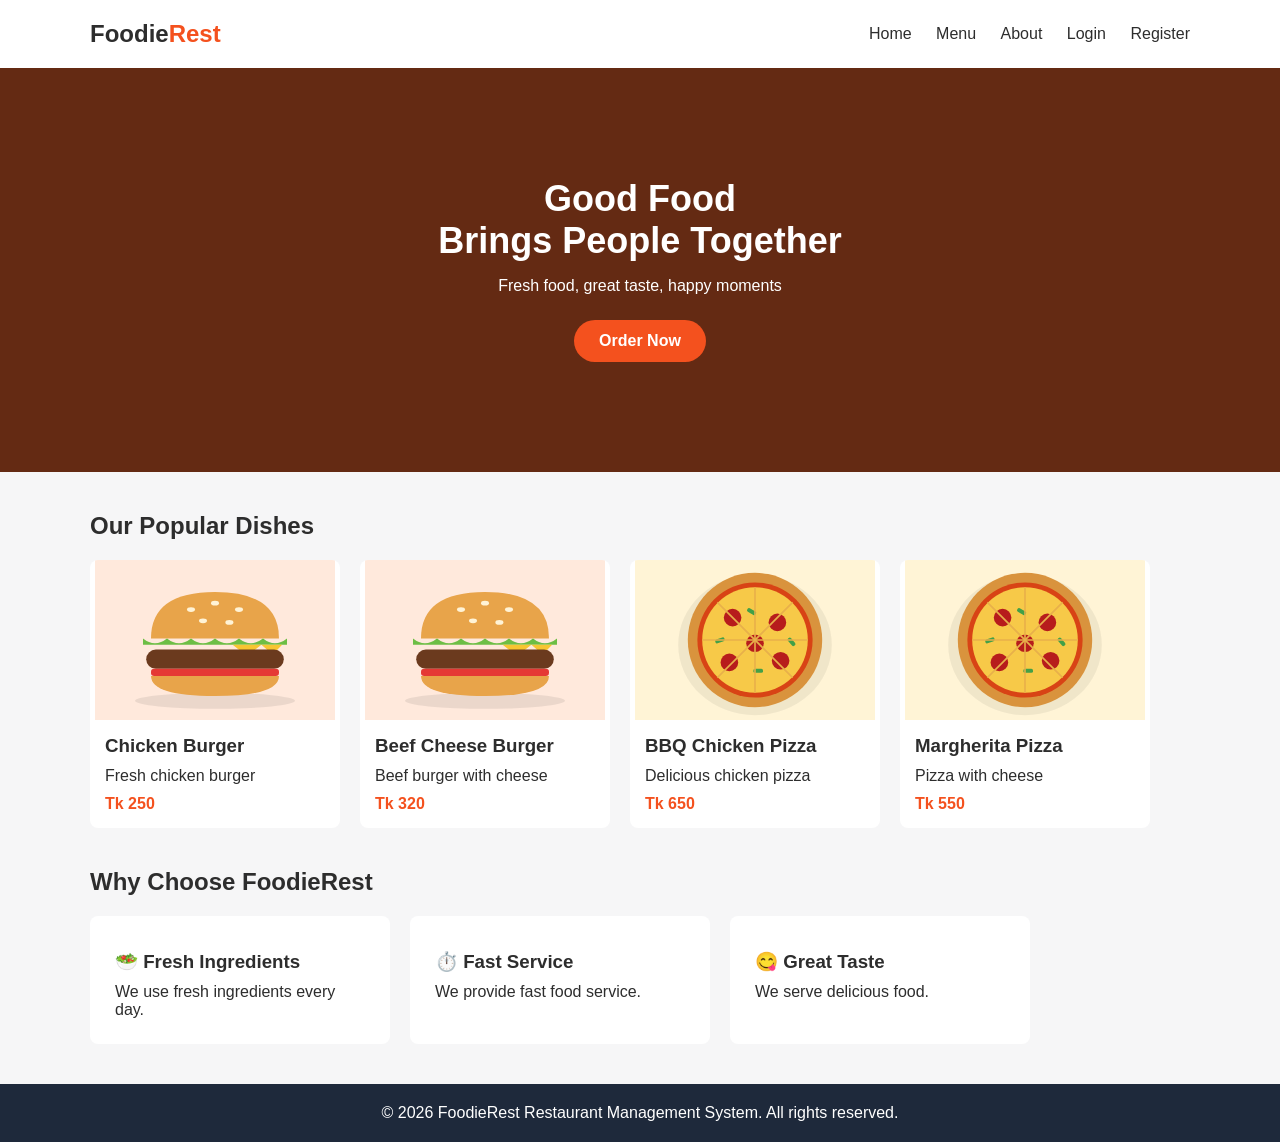
<file: index.html>
<!DOCTYPE html>
<html>
<head>
    <title>FoodieRest | Home</title>
    <link rel="stylesheet" href="index.css">
</head>

<body>

    <!-- Navbar -->

    <header class="navbar">
        <div class="container">

            <a href="index.html" class="logo">
                Foodie<span>Rest</span>
            </a>

            <nav class="nav-links">
                <a href="index.html">Home</a>
                <a href="#popular">Menu</a>
                <a href="about.html">About</a>
                <a href="admin-login.html">Login</a>
                <a href="admin-registration.html">Register</a>
            </nav>

        </div>
    </header>

    
<!-- Hero Section -->

<section class="hero">

    <h1>Good Food<br>Brings People Together</h1>

    <p>Fresh food, great taste, happy moments</p>

    <a href="role.html" class="btn">Order Now</a>

</section>

    <!-- Popular Dishes -->

    <main class="container">

        <section class="section" id="popular">

            <h2>Our Popular Dishes</h2>

            <div class="food-grid">

                <div class="food-card">
                    <img src="images/burger.svg" alt="Burger">
                    <div class="food-info">
                        <h3>Chicken Burger</h3>
                        <p>Fresh chicken burger</p>
                        <p class="price">Tk 250</p>
                    </div>
                </div>

                <div class="food-card">
                    <img src="images/burger.svg" alt="Burger">
                    <div class="food-info">
                        <h3>Beef Cheese Burger</h3>
                        <p>Beef burger with cheese</p>
                        <p class="price">Tk 320</p>
                    </div>
                </div>

                <div class="food-card">
                    <img src="images/pizza.svg" alt="Pizza">
                    <div class="food-info">
                        <h3>BBQ Chicken Pizza</h3>
                        <p>Delicious chicken pizza</p>
                        <p class="price">Tk 650</p>
                    </div>
                </div>

                <div class="food-card">
                    <img src="images/pizza.svg" alt="Pizza">
                    <div class="food-info">
                        <h3>Margherita Pizza</h3>
                        <p>Pizza with cheese</p>
                        <p class="price">Tk 550</p>
                    </div>
                </div>

            </div>

        </section>

        <!-- Why Choose Us -->

        <section class="section">

            <h2>Why Choose FoodieRest</h2>

            <div class="why-grid">

                <div class="why-item">
                    <h3>🥗 Fresh Ingredients</h3>
                    <p>We use fresh ingredients every day.</p>
                </div>

                <div class="why-item">
                    <h3>⏱️ Fast Service</h3>
                    <p>We provide fast food service.</p>
                </div>

                <div class="why-item">
                    <h3>😋 Great Taste</h3>
                    <p>We serve delicious food.</p>
                </div>

            </div>
  <script src="storage.js"></script>
        </section>

    </main>

    <!-- Footer -->

    <footer class="footer">
        <p>
            &copy; 2026 FoodieRest Restaurant Management System.
            All rights reserved.
        </p>
    </footer>

</body>
</html>
</file>
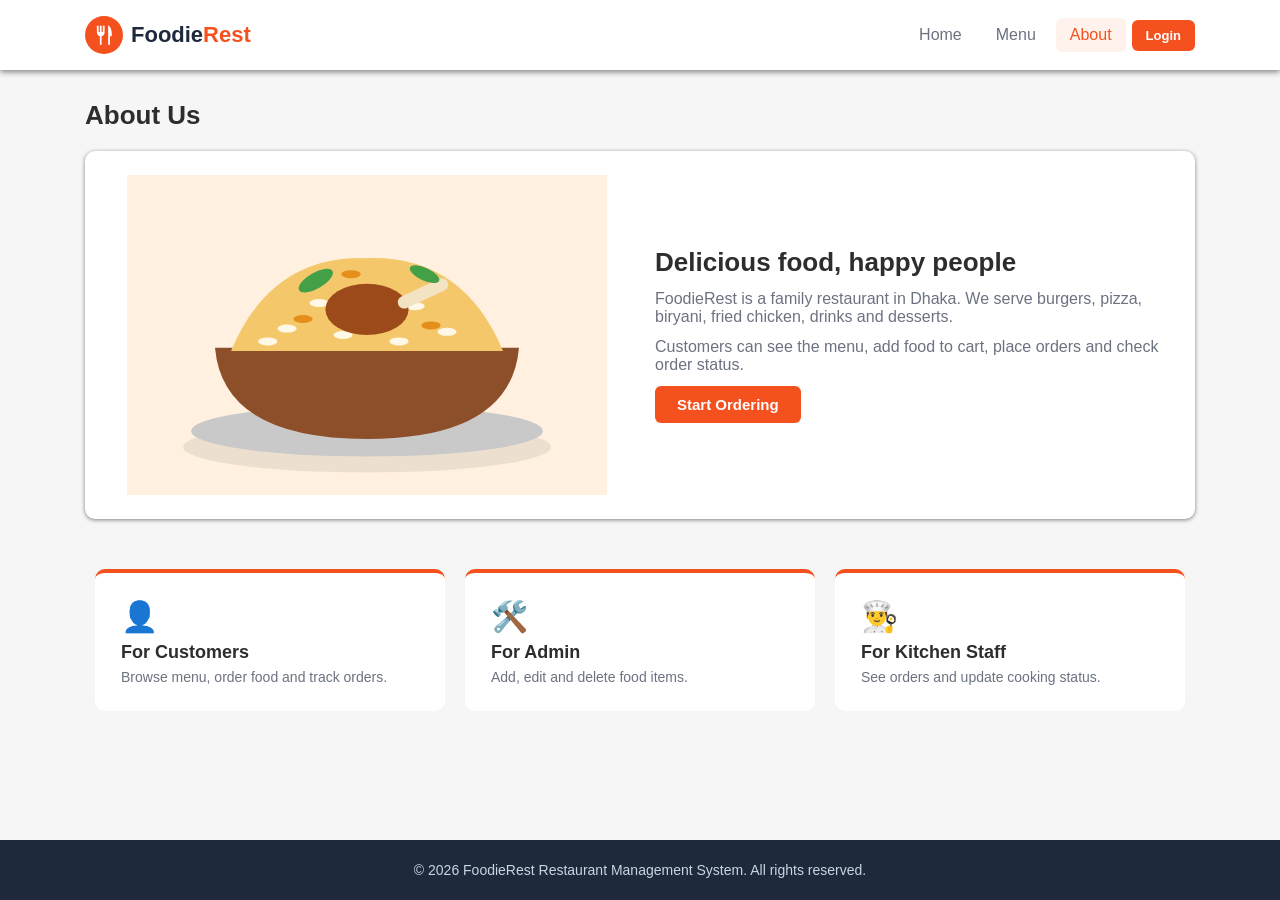
<file: about.html>
<!DOCTYPE html>
<html>
<head>
    <title>FoodieRest | About Us</title>

   
    <link rel="stylesheet" href="about.css">
</head>

<body>

    <!-- Navbar -->
    <header class="navbar">
        <div class="container">

            <a href="index.html" class="logo">
                <img src="images/logo.svg" alt="Logo">
                <strong>Foodie<span>Rest</span></strong>
            </a>

            <nav class="nav-links">
                <a href="index.html">Home</a>
                <a href="index.html#popular">Menu</a>
                <a href="about.html" class="active">About</a>
            
                <a href="admin-login.html" class="btn btn-primary btn-small">Login</a>
            </nav>

        </div>
    </header>

    <!-- About Us -->
    <main class="container">

        <h1 class="page-title">About Us</h1>

        <section class="box about-grid">

            <img src="images/biryani.svg" alt="Biryani">

            <div class="about-text">

                <h2>Delicious food, happy people</h2>

                <p>
                    FoodieRest is a family restaurant in Dhaka.
                    We serve burgers, pizza, biryani, fried chicken,
                    drinks and desserts.
                </p>

                <p>
                    Customers can see the menu, add food to cart,
                    place orders and check order status.
                </p>

                <a href="role.html" class="btn btn-primary">
                    Start Ordering
                </a>

            </div>
        </section>

        <!-- Services -->
        <section class="section">

            <div class="why-grid">

                <div class="why-item">
                    <div class="why-icon">👤</div>
                    <h3>For Customers</h3>
                    <p>Browse menu, order food and track orders.</p>
                </div>

                <div class="why-item">
                    <div class="why-icon">🛠️</div>
                    <h3>For Admin</h3>
                    <p>Add, edit and delete food items.</p>
                </div>

                <div class="why-item">
                    <div class="why-icon">👨‍🍳</div>
                    <h3>For Kitchen Staff</h3>
                    <p>See orders and update cooking status.</p>
                </div>

            </div>
             <script src="storage.js"></script>
        </section>

    </main>

    <!-- Footer -->
    <footer class="footer">
        <p>
            &copy; 2026 FoodieRest Restaurant Management System.
            All rights reserved.
        </p>
    </footer>

</body>
</html>
</file>
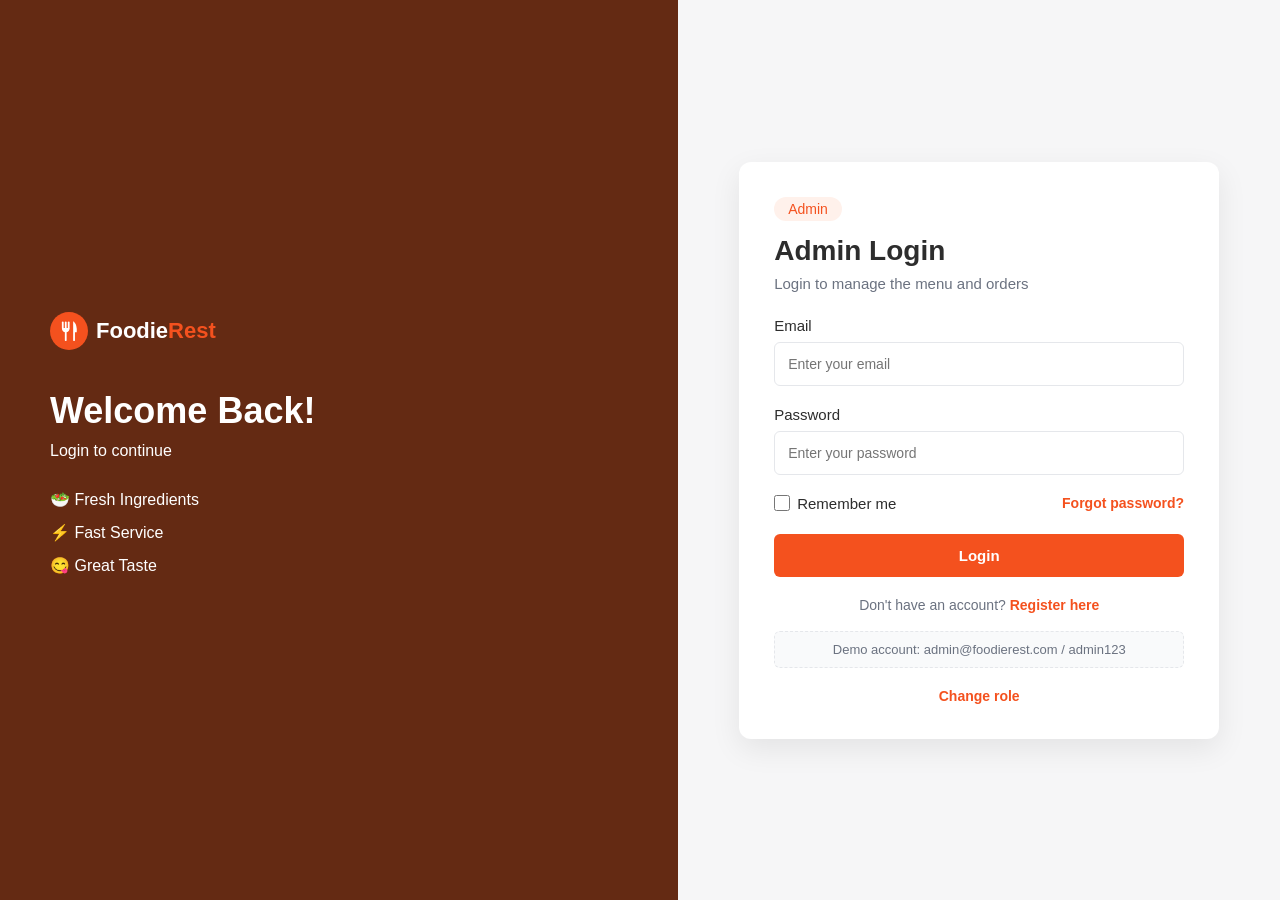
<file: admin-add-food.html>
<!DOCTYPE html>
<html>
<head>
    <title>FoodieRest | Add Food</title>
    <link rel="stylesheet" href="admin-add-food.css">
</head>
<body>

    <div class="admin-layout">

        <!-- Sidebar -->
        <div class="sidebar">

            <a href="admin-dashboard.html" class="logo">
                <img src="images/logo.svg" alt="Logo">
                <strong>Foodie<span>Rest</span></strong>
            </a>

            <div class="side-menu">
                <a href="admin-dashboard.html">🏠 Dashboard</a>
                <a href="admin-menu.html" class="active">🍽️ Manage Menu</a>
                <a href="admin-orders.html">🧾 All Orders</a>
                <a href="admin-customers.html">👥 Customers</a>
                <a href="#" class="logout" onclick="logout(); return false;">🚪 Logout</a>
            </div>

        </div>

        <!-- Main Content -->
        <div class="admin-main">

            <div class="topbar">
                <div>
                    <h1>Add New Food Item</h1>
                    <p>Fill in the details to add a food to the menu</p>
                </div>

                <div class="user-box">
                    <span class="avatar" id="avatarLetter">A</span>
                    <span id="userName">Hello</span>
                </div>
            </div>

            <!-- Food Form -->
            <div class="box form-box">

                <form onsubmit="return saveNewFood()">

                    <p id="formMessage" class="form-message"></p>

                    <fieldset>
                        <legend>Food Details</legend>

                        <div class="form-group">
                            <label>Food Name</label>
                            <input type="text" id="foodName" placeholder="Enter food name">
                        </div>

                        <div class="form-row">

                            <div class="form-group">
                                <label>Category</label>
                                <select id="foodCategory">
                                    <option value="">Select category</option>
                                    <option value="Burger">Burger</option>
                                    <option value="Pizza">Pizza</option>
                                    <option value="Rice">Rice</option>
                                    <option value="Chicken">Chicken</option>
                                    <option value="Snacks">Snacks</option>
                                    <option value="Drinks">Drinks</option>
                                    <option value="Desserts">Desserts</option>
                                </select>
                            </div>

                            <div class="form-group">
                                <label>Price (Tk)</label>
                                <input type="number" id="price" placeholder="Enter price">
                            </div>

                        </div>

                        <div class="form-group">
                            <label>Description</label>
                            <textarea id="description" rows="3" placeholder="Enter food description"></textarea>
                        </div>

                    </fieldset>

                    <fieldset>
                        <legend>Image and Availability</legend>

                        <div class="current-image">
                            <img src="images/burger.svg" id="imagePreview" alt="Food Image">

                            <div class="form-group">
                                <label>Food Image</label>
                                <select id="foodImage" onchange="showImagePreview()">
                                    <option value="burger.svg">Burger</option>
                                    <option value="pizza.svg">Pizza</option>
                                    <option value="biryani.svg">Biryani</option>
                                    <option value="chicken.svg">Chicken</option>
                                    <option value="fries.svg">Fries</option>
                                    <option value="coffee.svg">Coffee</option>
                                    <option value="lemonade.svg">Juice</option>
                                    <option value="cake.svg">Cake</option>
                                </select>
                            </div>
                        </div>

                        <label class="check-label">
                            <input type="checkbox" id="available" checked>
                            Available for order
                        </label>

                    </fieldset>

                    <div class="form-buttons">
                        <input type="submit" value="Save Item" class="btn btn-primary">
                        <a href="admin-menu.html" class="btn btn-outline">Cancel</a>
                    </div>

                </form>

            </div>

        </div>

    </div>

      <script src="storage.js"></script>
    <script src="admin.js"></script>


    <script>
        loadAddFoodPage();
    </script>

</body>
</html>
</file>
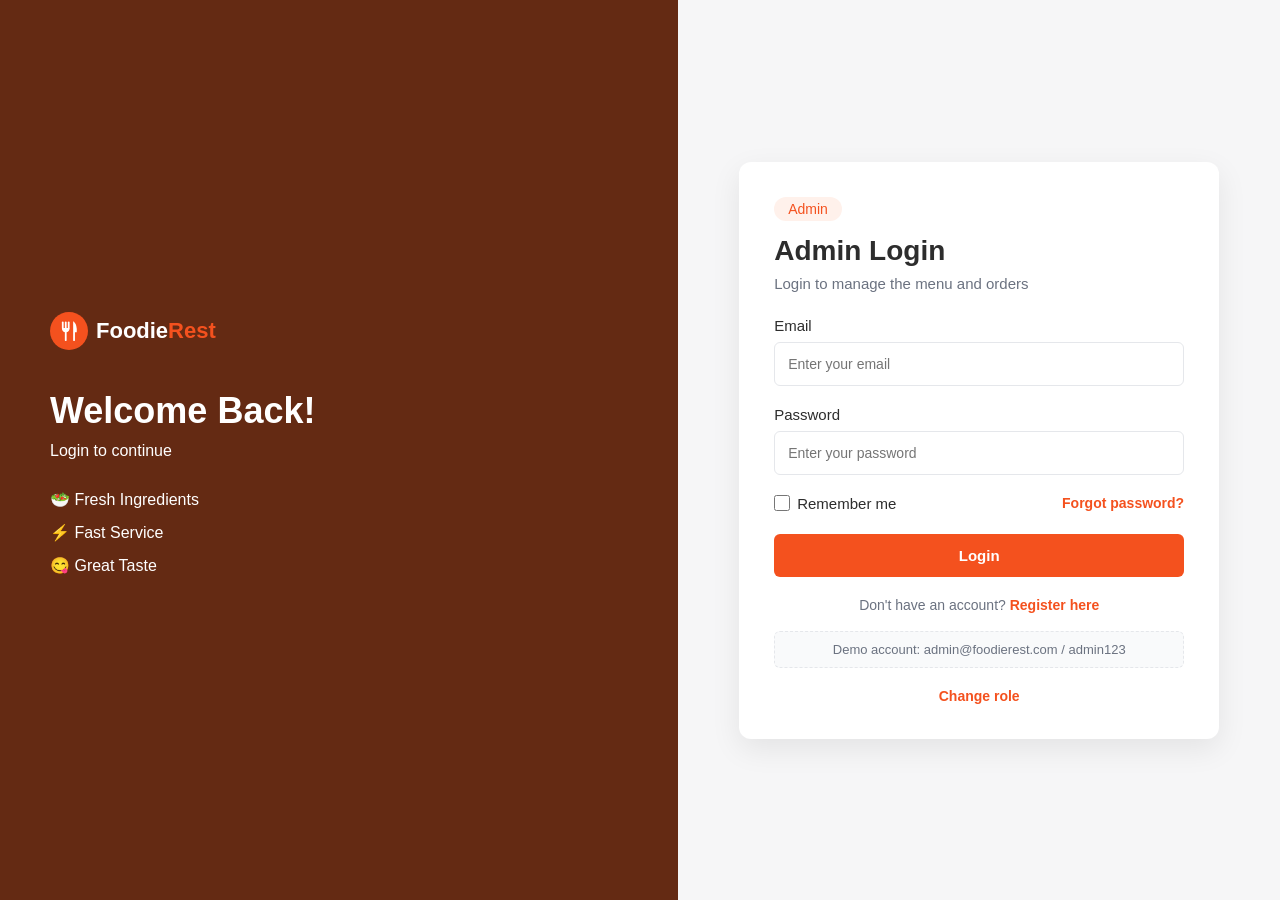
<file: admin-customers.html>
<!DOCTYPE html>
<html>
<head>
    <title>FoodieRest | Customers</title>
    <link rel="stylesheet" href="admin-customers.css">
</head>
<body>

    <div class="admin-layout">

        <!-- Sidebar -->
        <div class="sidebar">

            <a href="admin-dashboard.html" class="logo">
                <img src="images/logo.svg" alt="Logo">
                <strong>Foodie<span>Rest</span></strong>
            </a>

            <div class="side-menu">
                <a href="admin-dashboard.html">🏠 Dashboard</a>
                <a href="admin-menu.html">🍽️ Manage Menu</a>
                <a href="admin-orders.html">🧾 All Orders</a>
                <a href="admin-customers.html" class="active">👥 Customers</a>
                <a href="#" class="logout" onclick="logout(); return false;">🚪 Logout</a>
            </div>

        </div>

        <!-- Main Content -->
        <div class="admin-main">

            <div class="topbar">
                <div>
                    <h1>Manage Customers</h1>
                    <p>View, edit or delete customer accounts</p>
                </div>

                <div class="user-box">
                    <span class="avatar" id="avatarLetter">A</span>
                    <span id="userName">Hello</span>
                </div>
            </div>

            <!-- Customer Table -->
            <div class="table-wrap">

                <table>
                    <caption id="customerCaption">Registered Customers</caption>

                    <thead>
                        <tr>
                            <th>#</th>
                            <th>Name</th>
                            <th>Email</th>
                            <th>Phone</th>
                            <th>Address</th>
                            <th>Total Orders</th>
                            <th>Action</th>
                        </tr>
                    </thead>

                    <tbody id="customerRows">
                    </tbody>

                </table>

            </div>

        </div>

    </div>

    <script src="storage.js"></script>  
    <script src="admin.js"></script>


    <script>
        loadCustomers();
    </script>

</body>
</html>
</file>
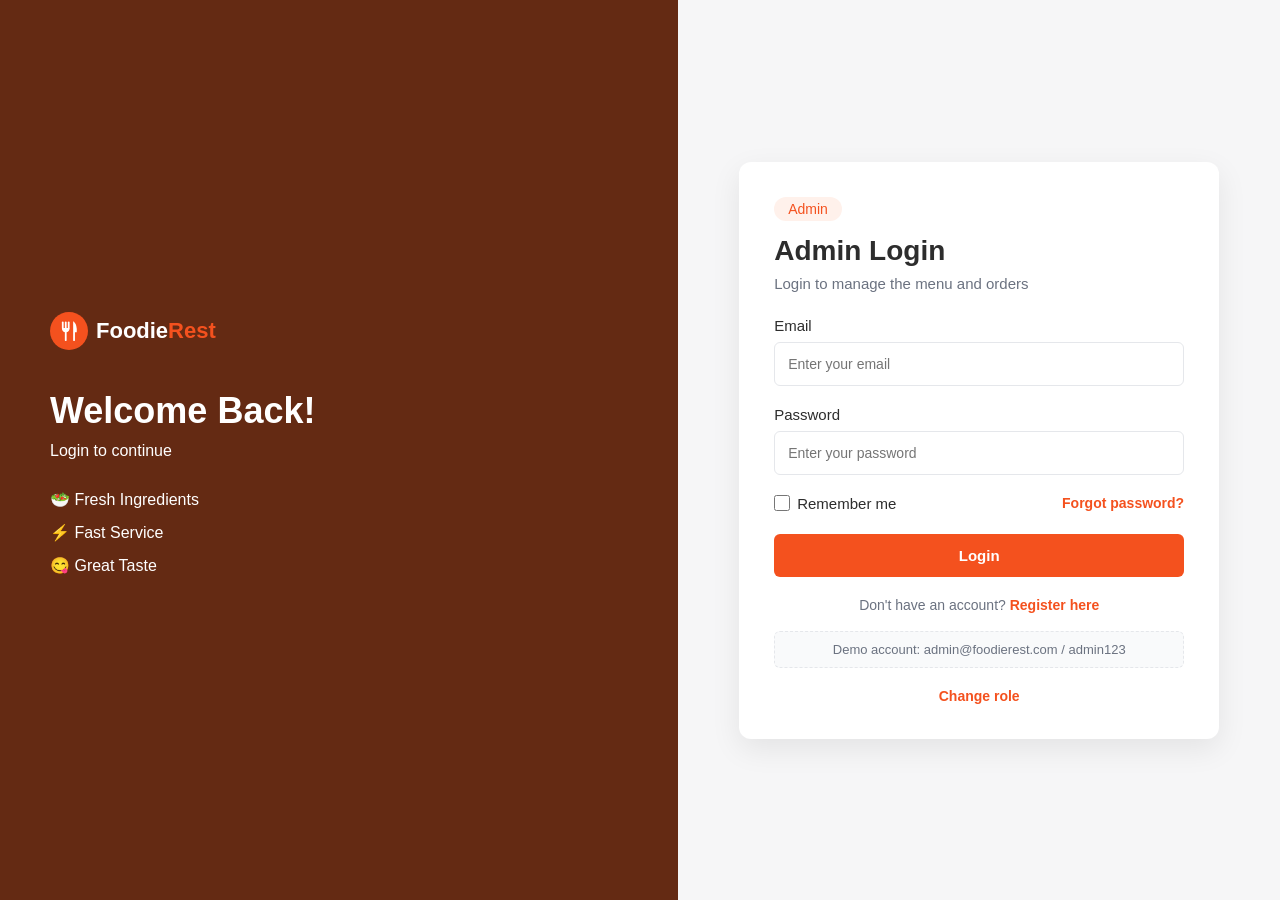
<file: admin-dashboard.html>
<!DOCTYPE html>
<html>
<head>
    <title>FoodieRest | Admin Dashboard</title>
    
    <link rel="stylesheet" href="admin-dashboard.css">
</head>
<body>

    <div class="admin-layout">

        <!-- Sidebar -->
        <div class="sidebar">

            <a href="admin-dashboard.html" class="logo">
                <img src="images/logo.svg" alt="Logo">
                <strong>Foodie<span>Rest</span></strong>
            </a>

            <div class="side-menu">
                <a href="admin-dashboard.html" class="active">🏠 Dashboard</a>
                <a href="admin-menu.html">🍽️ Manage Menu</a>
                <a href="admin-orders.html">🧾 All Orders</a>
                <a href="admin-customers.html">👥 Customers</a>
                <a href="#" class="logout" onclick="logout(); return false;">🚪 Logout</a>
            </div>

        </div>

        <!-- Main Content -->
        <div class="admin-main">

            <div class="topbar">
                <div>
                    <h1>Dashboard</h1>
                    <p id="todayText">Overview of today</p>
                </div>

                <div class="user-box">
                    <span class="avatar" id="avatarLetter">A</span>
                    <span id="userName">Hello</span>
                </div>
            </div>

            <!-- Dashboard Cards -->
            <div class="stats">

                <div class="stat-card stat-orange">
                    <div class="stat-icon">🍽️</div>
                    <div>
                        <h2 id="totalMenu">0</h2>
                        <p>Total Menu Items</p>
                    </div>
                </div>

                <div class="stat-card stat-blue">
                    <div class="stat-icon">🧾</div>
                    <div>
                        <h2 id="todayOrders">0</h2>
                        <p>Today's Orders</p>
                    </div>
                </div>

                <div class="stat-card stat-yellow">
                    <div class="stat-icon">⏳</div>
                    <div>
                        <h2 id="pendingOrders">0</h2>
                        <p>Pending Orders</p>
                    </div>
                </div>

                <div class="stat-card stat-green">
                    <div class="stat-icon">✅</div>
                    <div>
                        <h2 id="deliveredToday">0</h2>
                        <p>Delivered Today</p>
                    </div>
                </div>

            </div>

            <!-- Recent Orders -->
            <div class="table-tools">
                <h2>Recent Orders</h2>
                <a href="admin-orders.html" class="btn">View All Orders</a>
            </div>

            <div class="table-wrap">
                <table>
                    <thead>
                        <tr>
                            <th>Order ID</th>
                            <th>Customer</th>
                            <th>Items</th>
                            <th>Total</th>
                            <th>Status</th>
                        </tr>
                    </thead>

                    <tbody id="recentRows">
                    </tbody>
                </table>
            </div>

        </div>

    </div>

     <script src="storage.js"></script>
    <script src="admin.js"></script>

    <script>
        loadDashboard();
    </script>

</body>
</html>
</file>
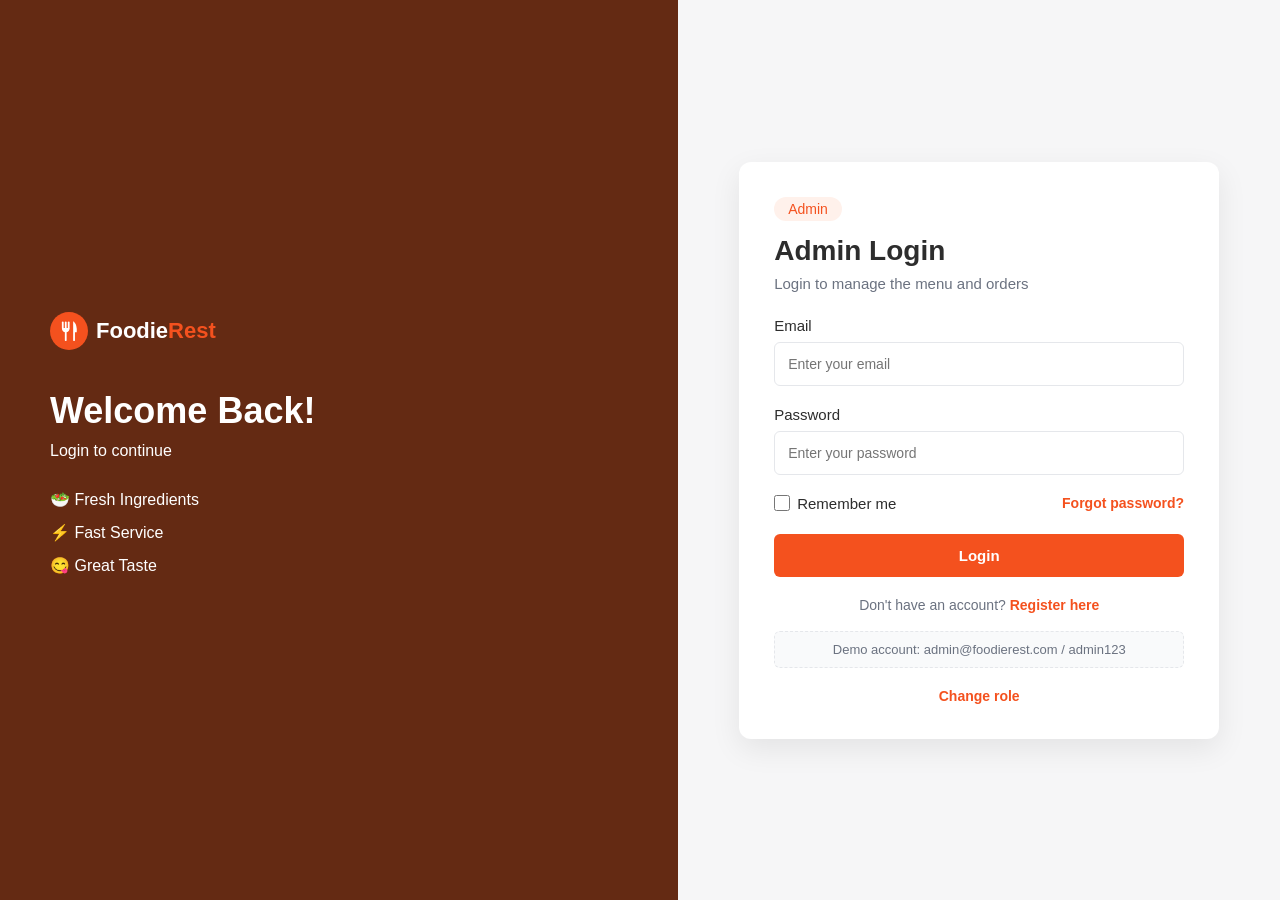
<file: admin-edit-customer.html>
<!DOCTYPE html>
<html>
<head>
    <title>FoodieRest | Edit Customer</title>
    <link rel="stylesheet" href="admin-edit-customer.css">
</head>
<body>

    <div class="admin-layout">

        <!-- Sidebar -->
        <div class="sidebar">

            <a href="admin-dashboard.html" class="logo">
                <img src="images/logo.svg" alt="Logo">
                <strong>Foodie<span>Rest</span></strong>
            </a>

            <div class="side-menu">
                <a href="admin-dashboard.html">🏠 Dashboard</a>
                <a href="admin-menu.html">🍽️ Manage Menu</a>
                <a href="admin-orders.html">🧾 All Orders</a>
                <a href="admin-customers.html" class="active">👥 Customers</a>
                <a href="#" class="logout" onclick="logout(); return false;">🚪 Logout</a>
            </div>

        </div>

        <!-- Main Content -->
        <div class="admin-main">

            <div class="topbar">
                <div>
                    <h1>Edit Customer</h1>
                    <p id="editTitle">Change the customer details</p>
                </div>

                <div class="user-box">
                    <span class="avatar" id="avatarLetter">A</span>
                    <span id="userName">Hello</span>
                </div>
            </div>

            <!-- Edit Form -->
            <div class="form-box">

                <form onsubmit="return updateCustomer()">

                    <p id="formMessage"></p>

                    <fieldset>
                        <legend>Customer Details</legend>

                        <div class="form-group">
                            <label>Full Name</label>
                            <input type="text" id="fullName" placeholder="Enter full name">
                        </div>

                        <div class="form-row">

                            <div class="form-group">
                                <label>Email</label>
                                <input type="email" id="email" readonly>
                                <p class="hint">Email cannot be changed.</p>
                            </div>

                            <div class="form-group">
                                <label>Phone Number</label>
                                <input type="tel" id="phone" placeholder="01XXXXXXXXX">
                            </div>

                        </div>

                        <div class="form-group">
                            <label>Address</label>
                            <textarea id="address" rows="3" placeholder="Enter address"></textarea>
                        </div>

                    </fieldset>

                    <div class="form-buttons">
                        <input type="submit" value="Update Customer" class="btn">
                        <a href="admin-customers.html" class="cancel">Cancel</a>
                    </div>

                </form>

            </div>

        </div>

    </div>

     <script src="storage.js"></script>
    <script src="admin.js"></script>

    <script>
        loadEditCustomerPage();
    </script>

</body>
</html>
</file>
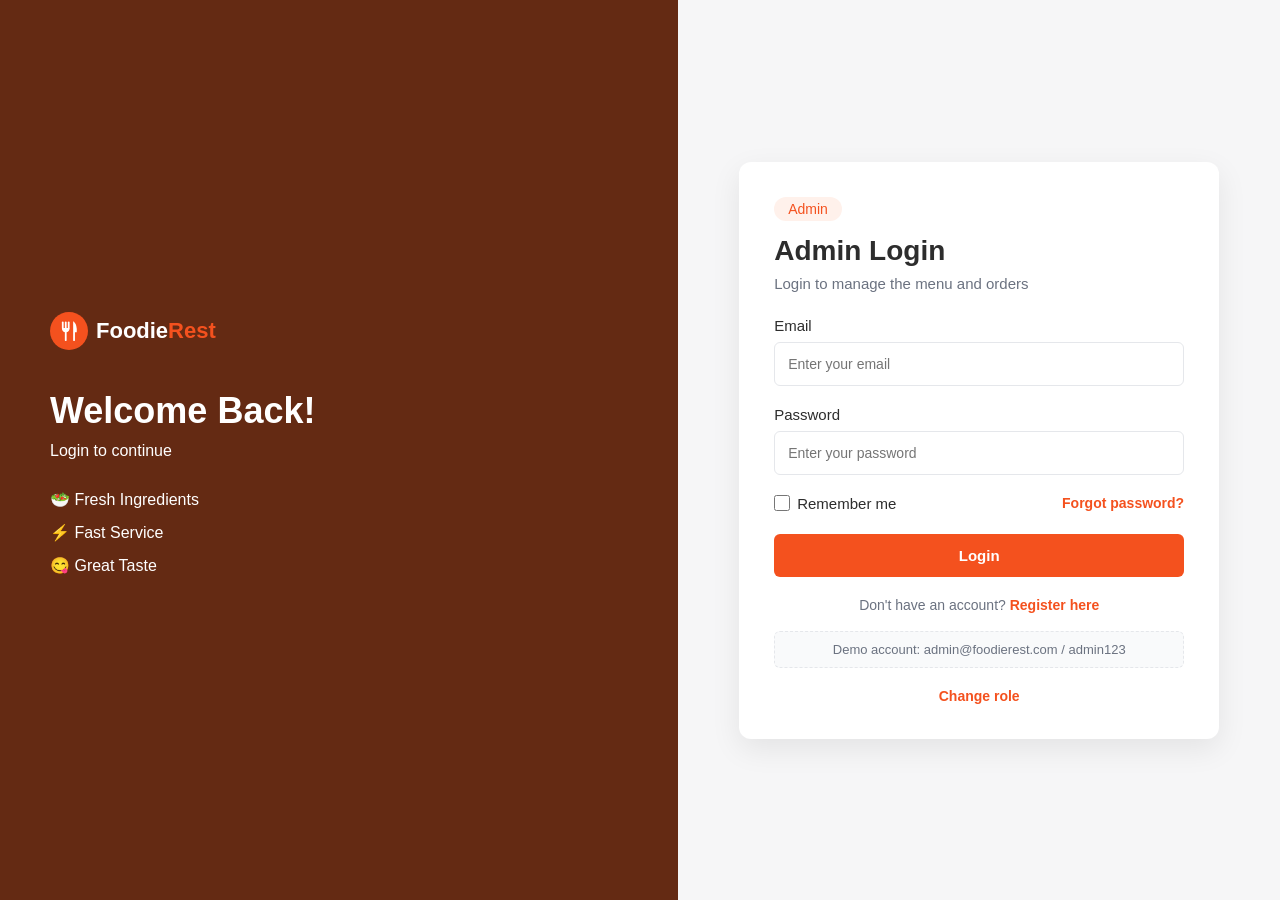
<file: admin-edit-food.html>
<!DOCTYPE html>
<html>
<head>
    <title>FoodieRest | Edit Food</title>
    <link rel="stylesheet" href="admin-edit-food.css">
</head>
<body>

    <div class="admin-layout">

        <!-- Sidebar -->
        <div class="sidebar">

            <a href="admin-dashboard.html" class="logo">
                <img src="images/logo.svg" alt="Logo">
                <strong>Foodie<span>Rest</span></strong>
            </a>

            <div class="side-menu">
                <a href="admin-dashboard.html">🏠 Dashboard</a>
                <a href="admin-menu.html" class="active">🍽️ Manage Menu</a>
                <a href="admin-orders.html">🧾 All Orders</a>
                <a href="admin-customers.html">👥 Customers</a>
                <a href="#" class="logout" onclick="logout(); return false;">🚪 Logout</a>
            </div>

        </div>

        <!-- Main Content -->
        <div class="admin-main">

            <div class="topbar">
                <div>
                    <h1>Edit Food Item</h1>
                    <p id="editTitle">Change the details or price</p>
                </div>

                <div class="user-box">
                    <span class="avatar" id="avatarLetter">A</span>
                    <span id="userName">Hello</span>
                </div>
            </div>

            <!-- Edit Food Form -->
            <div class="form-box">

                <form onsubmit="return updateFood()">

                    <p id="formMessage"></p>

                    <fieldset>
                        <legend>Food Details</legend>

                        <label>Food Name</label>
                        <input type="text" id="foodName" placeholder="Enter food name">

                        <div class="form-row">

                            <div class="form-group">
                                <label>Category</label>
                                <select id="foodCategory">
                                    <option value="">Select category</option>
                                    <option value="Burger">Burger</option>
                                    <option value="Pizza">Pizza</option>
                                    <option value="Rice">Rice</option>
                                    <option value="Chicken">Chicken</option>
                                    <option value="Snacks">Snacks</option>
                                    <option value="Drinks">Drinks</option>
                                    <option value="Desserts">Desserts</option>
                                </select>
                            </div>

                            <div class="form-group">
                                <label>Price (Tk)</label>
                                <input type="number" id="price" placeholder="Enter price">
                            </div>

                        </div>

                        <label>Description</label>
                        <textarea id="description" rows="4" placeholder="Enter food description"></textarea>

                    </fieldset>

                    <fieldset>
                        <legend>Image and Availability</legend>

                        <div class="current-image">

                            <img src="images/burger.svg" alt="Food Image" id="imagePreview">

                            <div class="form-group">
                                <label>Food Image</label>

                                <select id="foodImage" onchange="showImagePreview()">
                                    <option value="burger.svg">Burger</option>
                                    <option value="pizza.svg">Pizza</option>
                                    <option value="biryani.svg">Biryani / Rice</option>
                                    <option value="chicken.svg">Chicken</option>
                                    <option value="fries.svg">Fries</option>
                                    <option value="coffee.svg">Coffee</option>
                                    <option value="lemonade.svg">Juice</option>
                                    <option value="cake.svg">Cake</option>
                                </select>
                            </div>

                        </div>

                        <label class="check-label">
                            <input type="checkbox" id="available" checked>
                            Available for order
                        </label>

                    </fieldset>

                    <div class="form-buttons">
                        <input type="submit" value="Update Item" class="update-btn">
                        <a href="admin-menu.html" class="cancel-btn">Cancel</a>
                    </div>

                </form>

            </div>

        </div>

    </div>

     <script src="storage.js"></script>
    <script src="admin.js"></script>

    <script>
        loadEditFoodPage();
    </script>

</body>
</html>
</file>
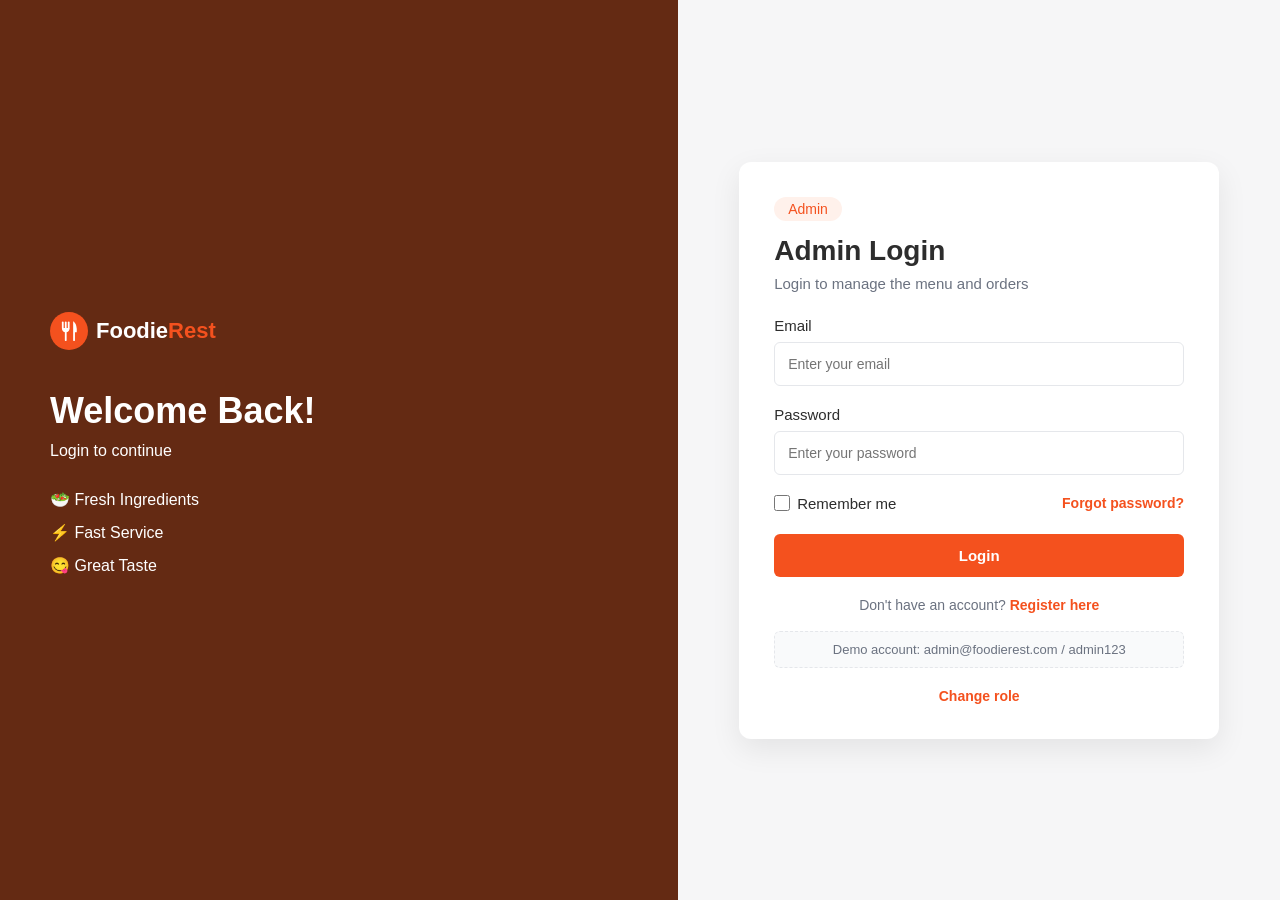
<file: admin-login.html>
<!DOCTYPE html>
<html>
<head>
    <title>FoodieRest | Admin Login</title>

    
    <link rel="stylesheet" href="admin-login.css">
</head>

<body>

    <div class="auth-page">

        <!-- Left Side -->
        <section class="auth-left">

            <a href="index.html" class="logo">
                <img src="images/logo.svg" alt="Logo">
                <strong>Foodie<span>Rest</span></strong>
            </a>

            <h1>Welcome Back!</h1>
            <p>Login to continue</p>

            <ul class="feature-list">
                <li>🥗 Fresh Ingredients</li>
                <li>⚡ Fast Service</li>
                <li>😋 Great Taste</li>
            </ul>

        </section>

        <!-- Right Side -->
        <section class="auth-right">

            <div class="auth-card">

                <span class="role-pill">Admin</span>

                <h2>Admin Login</h2>
                <p class="sub">Login to manage the menu and orders</p>

                <form onsubmit="return validateLogin('admin')">

                    <p id="formMessage" class="form-message"></p>

                    <div class="form-group">
                        <label>Email</label>
                        <input type="email" id="email" placeholder="Enter your email">
                    </div>

                    <div class="form-group">
                        <label>Password</label>
                        <input type="password" id="password" placeholder="Enter your password">
                    </div>

                    <div class="remember-row">

                        <label class="check-label">
                            <input type="checkbox" id="remember">
                            Remember me
                        </label>

                        <a href="forgot-password.html">Forgot password?</a>

                    </div>

                    <input type="submit" value="Login" class="btn btn-primary btn-block">

                </form>

                <p class="auth-switch">
                    Don't have an account?
                    <a href="admin-registration.html">Register here</a>
                </p>

                <p class="demo-hint">
                    Demo account: admin@foodierest.com / admin123
                </p>

                <p class="auth-switch">
                    <a href="role.html">Change role</a>
                </p>

            </div>

        </section>

    </div>

    <script src="storage.js"></script>
    <script src="auth.js"></script>

</body>
</html>
</file>
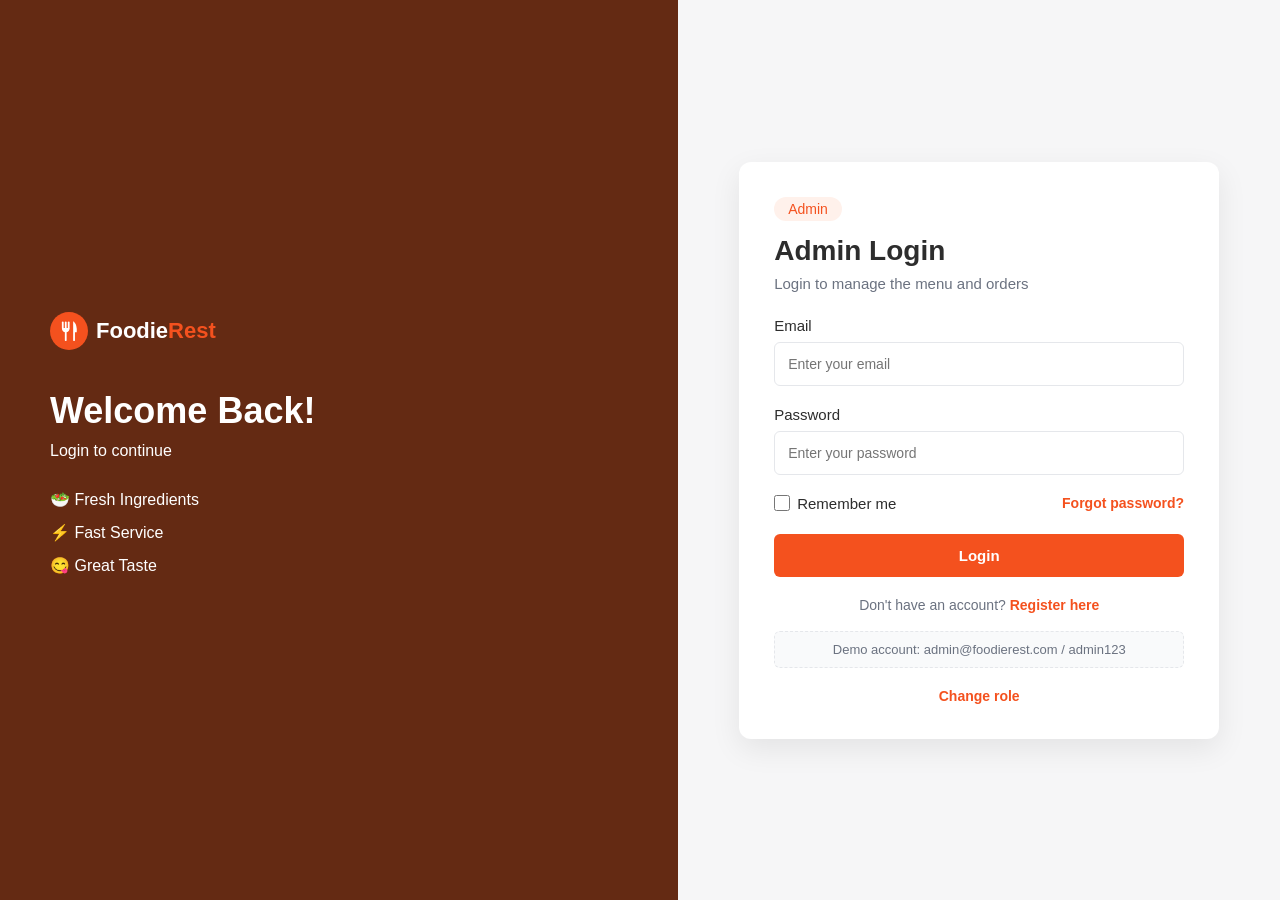
<file: admin-menu.html>
<!DOCTYPE html>
<html>
<head>
    <title>FoodieRest | Manage Menu</title>
    <link rel="stylesheet" href="admin-menu.css">
</head>
<body>

    <div class="admin-layout">

        <!-- Sidebar -->
        <div class="sidebar">

            <a href="admin-dashboard.html" class="logo">
                <img src="images/logo.svg" alt="Logo">
                <strong>Foodie<span>Rest</span></strong>
            </a>

            <div class="side-menu">
                <a href="admin-dashboard.html">🏠 Dashboard</a>
                <a href="admin-menu.html" class="active">🍽️ Manage Menu</a>
                <a href="admin-orders.html">🧾 All Orders</a>
                <a href="admin-customers.html">👥 Customers</a>
                <a href="#" class="logout" onclick="logout(); return false;">🚪 Logout</a>
            </div>

        </div>

        <!-- Main Content -->
        <div class="admin-main">

            <div class="topbar">
                <div>
                    <h1>Manage Food Menu</h1>
                    <p>Add, edit or delete food items and prices</p>
                </div>

                <a href="admin-add-food.html" class="btn btn-primary">
                    + Add New Item
                </a>
            </div>

            <!-- Search and Category -->
            <div class="table-tools">
                <h2 id="foodCount">All Food Items</h2>

                <div class="tool-form">
                    <input type="search" id="searchFood" placeholder="Search food...">

                    <select id="category">
                        <option value="All">All categories</option>
                        <option value="Burger">Burger</option>
                        <option value="Pizza">Pizza</option>
                        <option value="Rice">Rice</option>
                        <option value="Chicken">Chicken</option>
                        <option value="Snacks">Snacks</option>
                        <option value="Drinks">Drinks</option>
                        <option value="Desserts">Desserts</option>
                    </select>
                </div>
            </div>

            <!-- Food Table -->
            <div class="table-wrap">
                <table>
                    <thead>
                        <tr>
                            <th>#</th>
                            <th>Image</th>
                            <th>Food Name</th>
                            <th>Category</th>
                            <th>Price</th>
                            <th>Available</th>
                            <th>Action</th>
                        </tr>
                    </thead>

                    <tbody id="menuRows">
                    </tbody>
                </table>
            </div>

        </div>

    </div>

    <!-- JavaScript -->
      <script src="storage.js"></script>  
      
    <script src="admin.js"></script>

    <script>
        loadMenuTable();
    </script>

</body>
</html>
</file>
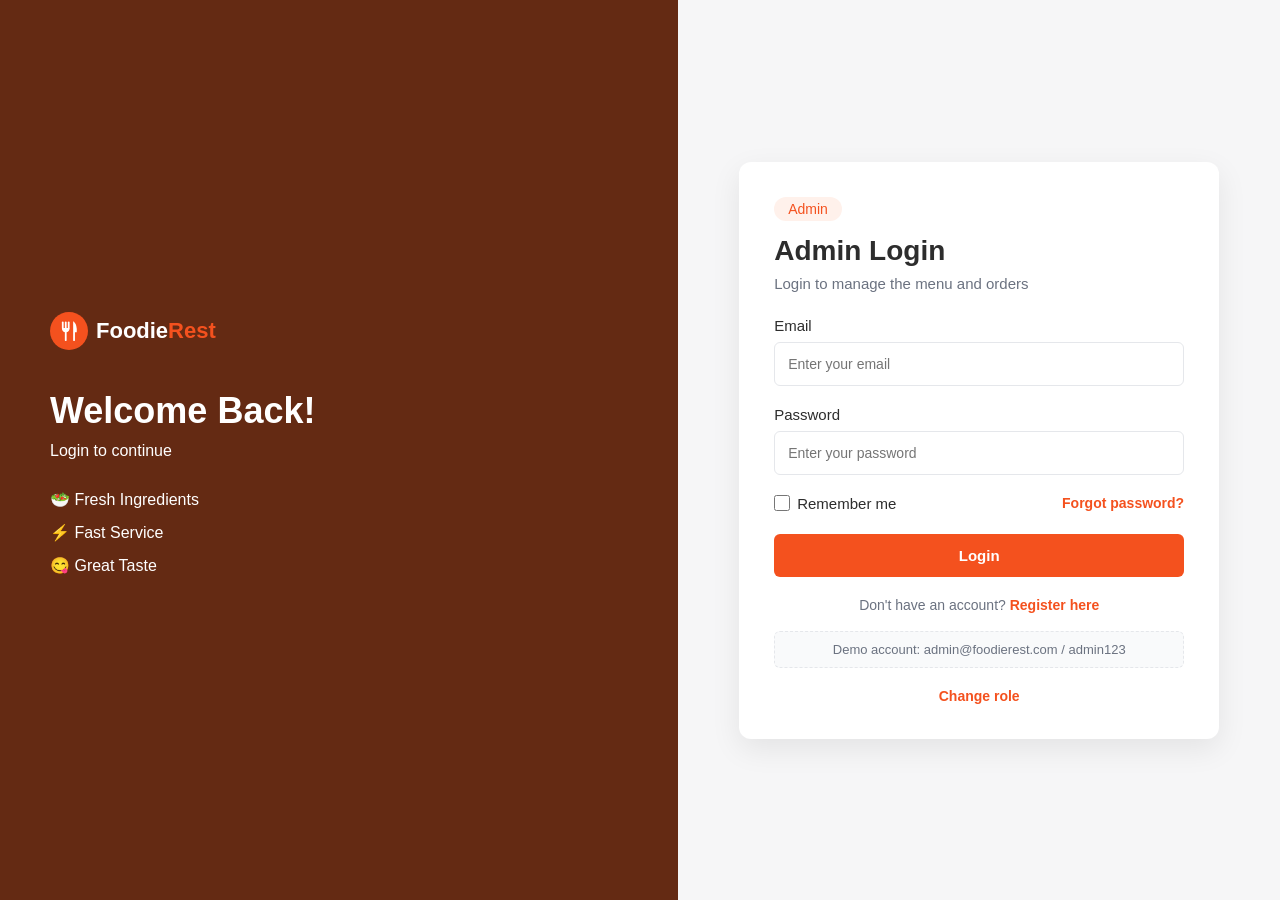
<file: admin-orders.html>
<!DOCTYPE html>
<html>
<head>
    <title>FoodieRest | All Orders</title>
    <link rel="stylesheet" href="admin-orders.css">
</head>
<body>

    <div class="admin-layout">

        <!-- Sidebar -->
        <div class="sidebar">

            <a href="admin-dashboard.html" class="logo">
                <img src="images/logo.svg" alt="Logo">
                <strong>Foodie<span>Rest</span></strong>
            </a>

            <div class="side-menu">
                <a href="admin-dashboard.html">🏠 Dashboard</a>
                <a href="admin-menu.html">🍽️ Manage Menu</a>
                <a href="admin-orders.html" class="active">🧾 All Orders</a>
                <a href="admin-customers.html">👥 Customers</a>
                <a href="#" class="logout" onclick="logout(); return false;">🚪 Logout</a>
            </div>

        </div>

        <!-- Main Content -->
        <div class="admin-main">

            <div class="topbar">
                <div>
                    <h1>All Customer Orders</h1>
                    <p>Admin marks an order Delivered after the kitchen marks it Ready</p>
                </div>

                <div class="user-box">
                    <span class="avatar" id="avatarLetter">A</span>
                    <span id="userName">Hello</span>
                </div>
            </div>

            <!-- Order Heading and Filter -->
            <div class="table-tools">
                <h2 id="orderCount">Orders</h2>

                <select id="statusFilter" name="statusFilter">
                    <option value="All">All status</option>
                    <option value="Pending">Pending</option>
                    <option value="Preparing">Preparing</option>
                    <option value="Ready">Ready</option>
                    <option value="Delivered">Delivered</option>
                </select>
            </div>

            <!-- Orders Table -->
            <div class="table-wrap">

                <table>
                    <thead>
                        <tr>
                            <th>Order ID</th>
                            <th>Customer</th>
                            <th>Date & Time</th>
                            <th>Items</th>
                            <th>Total</th>
                            <th>Status</th>
                            <th>Action</th>
                        </tr>
                    </thead>

                    <tbody id="orderRows">
                    </tbody>
                </table>

            </div>

        </div>

    </div>

     <script src="storage.js"></script>
    <script src="admin.js"></script>

    <script>
        loadAllOrders();
    </script>

</body>
</html>
</file>
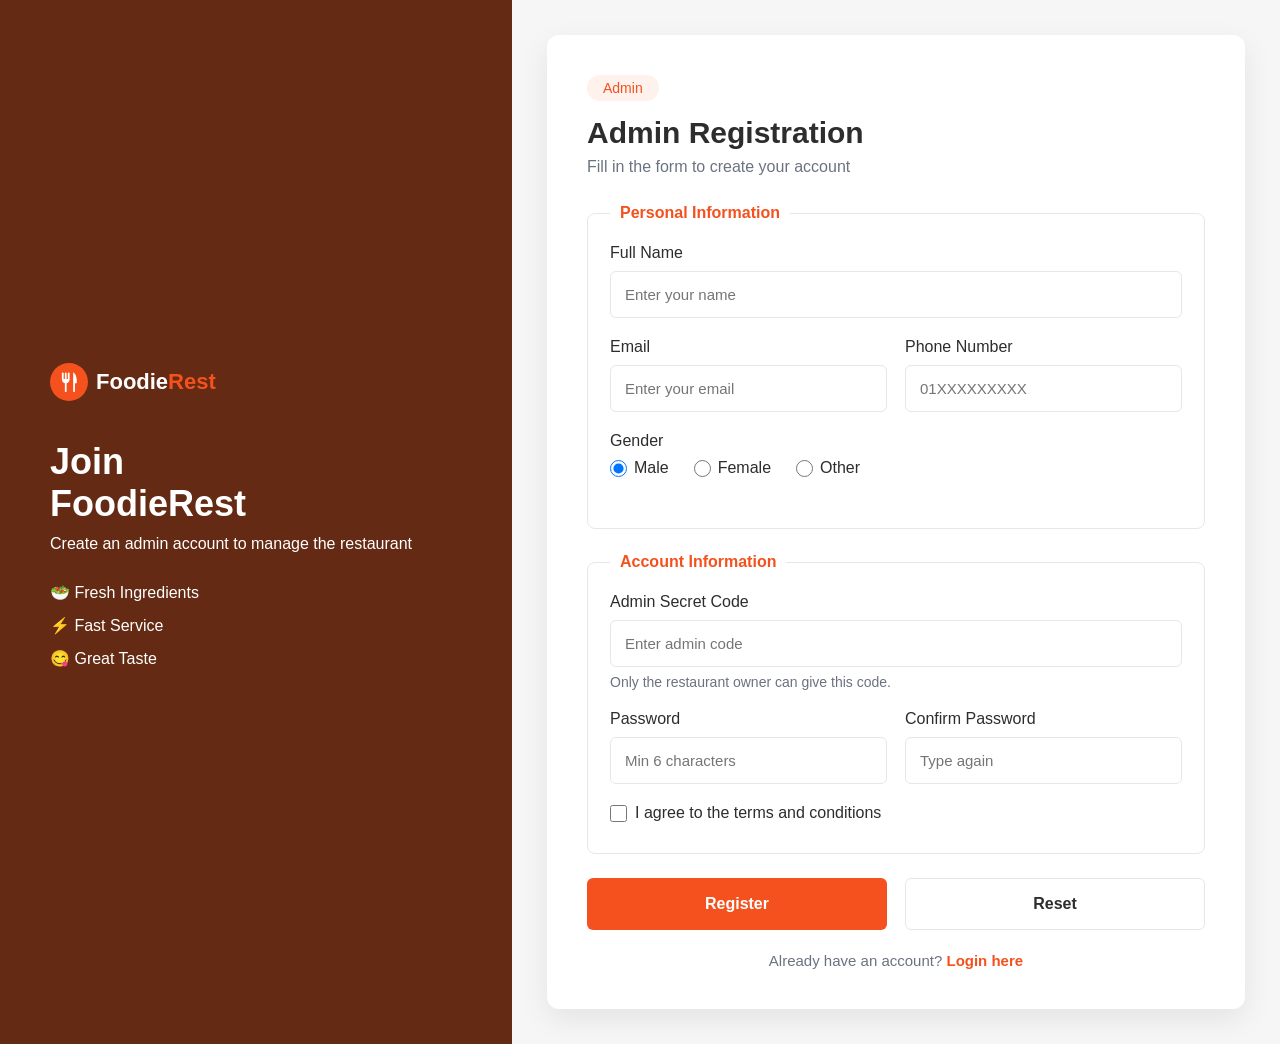
<file: admin-registration.html>
<!DOCTYPE html>
<html>
<head>
    <title>FoodieRest | Admin Registration</title>

   
    <link rel="stylesheet" href="admin-registration.css">
</head>

<body>

    <div class="auth-page">

        <!-- Left Side -->
        <section class="auth-left">

            <a href="index.html" class="logo">
                <img src="images/logo.svg" alt="Logo">
                <strong>Foodie<span>Rest</span></strong>
            </a>

            <h1>Join<br>FoodieRest</h1>

            <p>Create an admin account to manage the restaurant</p>

            <ul class="feature-list">
                <li>🥗 Fresh Ingredients</li>
                <li>⚡ Fast Service</li>
                <li>😋 Great Taste</li>
            </ul>

        </section>

        <!-- Right Side -->
        <section class="auth-right">

            <div class="auth-card">

                <span class="role-pill">Admin</span>

                <h2>Admin Registration</h2>

                <p class="sub">Fill in the form to create your account</p>

                <form onsubmit="return validateRegister('admin')">

                    <p id="formMessage" class="form-message"></p>

                    <!-- Personal Information -->
                    <fieldset>

                        <legend>Personal Information</legend>

                        <div class="form-group">
                            <label>Full Name</label>
                            <input type="text" id="fullName" placeholder="Enter your name">
                        </div>

                        <div class="form-row">

                            <div class="form-group">
                                <label>Email</label>
                                <input type="email" id="email" placeholder="Enter your email">
                            </div>

                            <div class="form-group">
                                <label>Phone Number</label>
                                <input type="tel" id="phone" placeholder="01XXXXXXXXX">
                            </div>

                        </div>

                        <div class="form-group">

                            <label>Gender</label>

                            <div class="option-group">

                                <label>
                                    <input type="radio" name="gender" value="Male" checked>
                                    Male
                                </label>

                                <label>
                                    <input type="radio" name="gender" value="Female">
                                    Female
                                </label>

                                <label>
                                    <input type="radio" name="gender" value="Other">
                                    Other
                                </label>

                            </div>
                        </div>

                    </fieldset>

                    <!-- Account Information -->
                    <fieldset>

                        <legend>Account Information</legend>

                        <div class="form-group">
                            <label>Admin Secret Code</label>
                            <input type="password" id="adminCode" placeholder="Enter admin code">

                            <p class="hint">
                                Only the restaurant owner can give this code.
                            </p>
                        </div>

                        <div class="form-row">

                            <div class="form-group">
                                <label>Password</label>
                                <input type="password" id="password" placeholder="Min 6 characters">
                            </div>

                            <div class="form-group">
                                <label>Confirm Password</label>
                                <input type="password" id="confirmPassword" placeholder="Type again">
                            </div>

                        </div>

                        <label class="check-label">
                            <input type="checkbox" id="agree">
                            I agree to the terms and conditions
                        </label>

                    </fieldset>

                    <!-- Buttons -->
                    <div class="form-buttons">

                        <input type="submit" value="Register" class="btn btn-primary">

                        <input type="reset" value="Reset" class="btn btn-outline">

                    </div>

                </form>

                <p class="auth-switch">
                    Already have an account?
                    <a href="admin-login.html">Login here</a>
                </p>

            </div>

        </section>

    </div>

      <script src="storage.js"></script>
    <script src="auth.js"></script>

</body>
</html>
</file>
<file: index.css>
/* Basic CSS */

* {
    margin: 0;
    padding: 0;
    box-sizing: border-box;
}

body {
    font-family: Arial, sans-serif;
    color: #2D2D2D;
    background-color: #F6F6F7;
    min-height: 100vh;
    display: flex;
    flex-direction: column;
}

a {
    text-decoration: none;
}

/* Container */

.container {
    max-width: 1100px;
    margin: auto;
    width: 100%;
}

/* Navbar */

.navbar {
    background-color: white;
    padding: 20px;
}

.navbar .container {
    display: flex;
    justify-content: space-between;
    align-items: center;
}

/* Logo */

.logo {
    font-size: 24px;
    font-weight: bold;
    color: #2D2D2D;
}

.logo span {
    color: #F4511E;
}

/* Navigation */

.nav-links a {
    margin-left: 20px;
    color: #2D2D2D;
}

.nav-links a:hover {
    color: #F4511E;
}


.btn {
    display: inline-block;
    background-color: #F4511E;
    color: white;
    padding: 12px 25px;
    border-radius: 25px;
    font-weight: bold;
}

.btn:hover {
    background-color: #D84315;
}


/* Hero Section */

.hero {
    background-color: #642A13;
    color: white;
    text-align: center;
    padding: 110px 20px;
}

.hero h1 {
    font-size: 36px;
    margin-bottom: 15px;
}

.hero p {
    margin-bottom: 25px;
}

/* Main Content */

main {
    flex: 1;
}

/* Section */

.section {
    margin-top: 40px;
    margin-bottom: 40px;
}

.section h2 {
    margin-bottom: 20px;
}

/* Food Cards */

.food-grid {
    display: flex;
    gap: 20px;
    flex-wrap: wrap;
}

.food-card {
    background-color: white;
    width: 250px;
    border-radius: 8px;
    overflow: hidden;
}

.food-card img {
    width: 100%;
    height: 160px;
    display: block;
}

.food-info {
    padding: 15px;
}

.food-info h3 {
    margin-bottom: 10px;
}

.price {
    color: #F4511E;
    font-weight: bold;
    margin-top: 10px;
}

/* Why Choose Us */

.why-grid {
    display: flex;
    gap: 20px;
    flex-wrap: wrap;
}

.why-item {
    background-color: white;
    padding: 25px;
    width: 300px;
    border-radius: 8px;
}

.why-item h3 {
    margin: 10px 0;
}

/* Footer */

.footer {
    background-color: #1E293B;
    color: white;
    text-align: center;
    padding: 20px;
    margin-top: auto;
}
</file>
<file: about.css>
/* Basic CSS */

* {
    margin: 0;
    padding: 0;
    box-sizing: border-box;
}

body {
    font-family: Arial, sans-serif;
    color: #2D2D2D;
    background-color: #F6F6F7;
    min-height: 100vh;
    display: flex;
    flex-direction: column;
}

main {
    flex: 1;
}

a {
    text-decoration: none;
    color: inherit;
}

img {
    max-width: 100%;
}

/* Container */

.container {
    max-width: 1150px;
    margin: auto;
    padding: 0 20px;
}

/* Logo */

.logo {
    display: flex;
    align-items: center;
    gap: 8px;
    font-size: 22px;
    font-weight: bold;
    color: #1E293B;
}

.logo img {
    width: 38px;
    height: 38px;
}

.logo span {
    color: #F4511E;
}

/* Navbar */

.navbar {
    background-color: white;
    box-shadow: 0 2px 6px gray;
}

.navbar .container {
    display: flex;
    justify-content: space-between;
    align-items: center;
    height: 70px;
}

.nav-links {
    display: flex;
    align-items: center;
    gap: 6px;
}

.nav-links a {
    padding: 8px 14px;
    color: #6B7280;
    border-radius: 6px;
}

.nav-links a:hover {
    color: #F4511E;
}

.nav-links .active {
    color: #F4511E;
    background-color: #FFF1EB;
}

/* Button */

.btn {
    display: inline-block;
    padding: 10px 22px;
    border: none;
    border-radius: 6px;
    font-size: 15px;
    font-weight: bold;
}

.btn-primary {
    background-color: #F4511E;
    color: white;
}

.btn-primary:hover {
    background-color: #D84315;
}

.btn-small {
    padding: 6px 14px;
    font-size: 13px;
}

/* Login Button */

.nav-links .btn-primary {
    color: white;
}

/* Page Title */

.page-title {
    font-size: 26px;
    margin: 30px 0 20px;
}

/* White Box */

.box {
    background-color: white;
    border-radius: 10px;
    padding: 24px;
    box-shadow: 0 1px 4px gray;
}

/* Footer */

.footer {
    background-color: #1E293B;
    color: #CBD5E1;
    text-align: center;
    padding: 22px;
    margin-top: 60px;
    font-size: 14px;
}


















/* About Image and Text */

.about-grid {
    display: flex;
    align-items: center;
    gap: 30px;
}

.about-grid img {
    width: 50%;
    height: 320px;
    border-radius: 10px;
}

.about-text {
    width: 50%;
}

.about-text h2 {
    font-size: 26px;
    margin-bottom: 12px;
}

.about-text p {
    color: #6B7280;
    margin-bottom: 12px;
}

/* Services */

.section {
    margin-top: 40px;
}

.why-grid {
    display: flex;
}

.why-item {
    width: 33.33%;
    background-color: white;
    padding: 26px;
    margin: 10px;
    border-radius: 10px;
    border-top: 4px solid #F4511E;
}

.why-icon {
    font-size: 30px;
    margin-bottom: 8px;
}

.why-item h3 {
    font-size: 18px;
    margin-bottom: 6px;
}

.why-item p {
    color: #6B7280;
    font-size: 14px;
}
</file>
<file: admin-add-food.css>
* {
    margin: 0;
    padding: 0;
    box-sizing: border-box;
}

body {
    font-family: Arial, sans-serif;
    background-color: #F5F5F7;
    color: #222222;
}

/* Main Layout */

.admin-layout {
    display: flex;
    min-height: 100vh;
}

/* Sidebar */

.sidebar {
    width: 218px;
    background-color: #1E293B;
    color: white;
    padding: 20px 0;
    flex-shrink: 0;
}

.logo {
    display: flex;
    align-items: center;
    gap: 8px;
    padding: 0 20px;
    margin-bottom: 30px;
    color: white;
    text-decoration: none;
    font-size: 20px;
}

.logo img {
    width: 35px;
}

.logo span {
    color: #F4511E;
}

.side-menu a {
    display: block;
    padding: 14px 25px;
    color: white;
    text-decoration: none;
    font-size: 14px;
}

.side-menu a:hover,
.side-menu .active {
    background-color: #334155;
    border-left: 4px solid #F4511E;
}

.side-menu .logout {
    color: #FF7777;
}

/* Main Content */

.admin-main {
    flex: 1;
    padding: 30px;
}

.topbar {
    display: flex;
    justify-content: space-between;
    align-items: center;
    margin-bottom: 25px;
}

.topbar h1 {
    font-size: 26px;
    margin-bottom: 5px;
}

.topbar p {
    color: #6B7280;
    font-size: 14px;
}

.user-box {
    display: flex;
    align-items: center;
    gap: 10px;
}

.avatar {
    background-color: #FFF1EB;
    color: #F4511E;
    padding: 12px;
    border-radius: 50%;
}

/* Form Box */

.form-box {
    width: 650px;
    max-width: 100%;
    background-color: white;
    padding: 22px;
    border-radius: 10px;
    box-shadow: 0 2px 6px #DDDDDD;
}

fieldset {
    border: 1px solid #E1E4E8;
    border-radius: 7px;
    padding: 15px;
    margin-bottom: 25px;
}

legend {
    color: #F4511E;
    font-weight: bold;
    padding: 0 8px;
    font-size: 14px;
}

/* Form Fields */

.form-group {
    margin-bottom: 15px;
}

label {
    display: block;
    margin-bottom: 8px;
    font-size: 14px;
}

input[type="text"],
input[type="number"],
select,
textarea {
    width: 100%;
    padding: 11px;
    border: 1px solid #DDDDDD;
    border-radius: 6px;
    font-size: 14px;
    background-color: white;
}

textarea {
    resize: none;
}

.form-row {
    display: flex;
    gap: 12px;
}

.form-row .form-group {
    width: 50%;
}

/* Food Image */

.current-image {
    display: flex;
    align-items: center;
    gap: 12px;
    margin-bottom: 15px;
}

.current-image img {
    width: 100px;
    height: 75px;
    object-fit: contain;
    background-color: #FFF0E8;
    border-radius: 7px;
    padding: 5px;
}

.current-image .form-group {
    width: 125px;
}

/* Availability */

.check-label {
    display: flex;
    align-items: center;
    gap: 7px;
}

input[type="checkbox"] {
    width: 16px;
    height: 16px;
    accent-color: #F4511E;
}

/* Buttons */

.form-buttons {
    display: flex;
    gap: 12px;
}

.btn {
    width: 50%;
    padding: 12px;
    text-align: center;
    border-radius: 6px;
    text-decoration: none;
    font-size: 14px;
    cursor: pointer;
}

.btn-primary {
    background-color: #F4511E;
    color: white;
    border: none;
}

.btn-outline {
    background-color: white;
    color: #222222;
    border: 1px solid #DDDDDD;
}

.btn:hover {
    opacity: 0.9;
}

.form-message {
    margin-bottom: 12px;
}
</file>
<file: admin-customers.css>
body {
    margin: 0;
    font-family: Arial, sans-serif;
    background-color: #F5F5F5;
}

.admin-layout {
    display: flex;
    min-height: 100vh;
}

/* Sidebar */
.sidebar {
    width: 220px;
    background-color: #1E293B;
    color: white;
}

.logo {
    display: flex;
    align-items: center;
    padding: 25px 20px;
    color: white;
    text-decoration: none;
    font-size: 20px;
}

.logo img {
    width: 35px;
    margin-right: 10px;
}

.logo span {
    color: #FF4B1F;
}

.side-menu a {
    display: block;
    padding: 14px 20px;
    color: white;
    text-decoration: none;
}

.side-menu a:hover,
.side-menu .active {
    background-color: #334155;
    border-left: 4px solid #FF4B1F;
}

.logout {
    margin-top: 20px;
}

/* Main Content */
.admin-main {
    flex: 1;
    padding: 28px;
}

.topbar {
    display: flex;
    justify-content: space-between;
    align-items: center;
    margin-bottom: 25px;
}

.topbar h1 {
    margin: 0;
    font-size: 25px;
    color: #222;
}

.topbar p {
    color: #777;
    margin-top: 8px;
}

.user-box {
    display: flex;
    align-items: center;
    gap: 10px;
}

.avatar {
    background-color: #FFF0E8;
    color: #FF4B1F;
    padding: 12px;
    border-radius: 50%;
}

/* Customer Table */
.table-wrap {
    background-color: white;
    border-radius: 10px;
    overflow-x: auto;
    box-shadow: 0 2px 5px #ddd;
}

table {
    width: 100%;
    border-collapse: collapse;
}

caption {
    text-align: left;
    padding: 18px;
    font-size: 18px;
    font-weight: bold;
}

th {
    background-color: #F8F9FA;
    color: #555;
    text-align: left;
}

th, td {
    padding: 16px 14px;
    border-bottom: 1px solid #E5E7EB;
}

td {
    color: #333;
}

tr:hover {
    background-color: #FFF8F5;
}

/* Action Buttons */
button {
    padding: 8px 14px;
    border: none;
    border-radius: 5px;
    color: white;
    cursor: pointer;
    margin-right: 5px;
}

.edit-btn {
    background-color: #2864E8;
}

.delete-btn {
    background-color: #E52525;
}

/* Action Buttons */
.btn {
    padding: 8px 14px;
    border: none;
    border-radius: 5px;
    color: white;
    cursor: pointer;
    margin-right: 5px;
}

.btn-blue {
    background-color: #2864E8;
}

.btn-red {
    background-color: #E52525;
}

.btn-small {
    padding: 5px 12px;
    font-size: 13px;
}

.btn-blue:hover {
    background-color: #174AC0;
}

.btn-red:hover {
    background-color: #C41616;
}
</file>
<file: admin-dashboard.css>
/* Basic CSS */

* {
    margin: 0;
    padding: 0;
    box-sizing: border-box;
}

body {
    font-family: Arial, sans-serif;
    background-color: #F6F6F7;
    color: #2D2D2D;
}

a {
    text-decoration: none;
    color: inherit;
}

/* Main Layout */

.admin-layout {
    display: flex;
    min-height: 100vh;
}

/* Sidebar */

.sidebar {
    width: 240px;
    background-color: #1E293B;
    color: white;
    min-height: 100vh;
}

.logo {
    display: flex;
    align-items: center;
    gap: 10px;
    padding: 22px;
    font-size: 20px;
}

.logo img {
    width: 35px;
    height: 35px;
}

.logo span {
    color: #F4511E;
}

/* Sidebar Menu */

.side-menu {
    margin-top: 15px;
}

.side-menu a {
    display: block;
    padding: 14px 22px;
    color: white;
    font-size: 15px;
}

.side-menu a:hover,
.side-menu .active {
    background-color: #334155;
    border-left: 4px solid #F4511E;
}

.side-menu .logout {
    color: #FF7777;
    margin-top: 15px;
}

/* Main Content */

.admin-main {
    flex: 1;
    padding: 28px;
}

/* Topbar */

.topbar {
    display: flex;
    justify-content: space-between;
    align-items: center;
    margin-bottom: 25px;
}

.topbar h1 {
    font-size: 26px;
    margin-bottom: 5px;
}

.topbar p {
    color: #64748B;
    font-size: 14px;
}

.user-box {
    display: flex;
    align-items: center;
    gap: 10px;
}

.avatar {
    background-color: #FFF1EB;
    color: #F4511E;
    padding: 10px;
    border-radius: 50%;
    font-weight: bold;
}

/* Dashboard Cards */

.stats {
    display: flex;
    gap: 16px;
    margin-bottom: 28px;
}

.stat-card {
    flex: 1;
    background-color: white;
    padding: 18px;
    border-radius: 10px;
    display: flex;
    align-items: center;
    gap: 14px;
    border: 1px solid #EEEEEE;
}

.stat-icon {
    font-size: 24px;
    padding: 12px;
    border-radius: 10px;
}

.stat-orange .stat-icon {
    background-color: #FFF0D9;
}

.stat-blue .stat-icon {
    background-color: #E0EDFF;
}

.stat-yellow .stat-icon {
    background-color: #FFF4C7;
}

.stat-green .stat-icon {
    background-color: #D9FBE5;
}

.stat-card h2 {
    font-size: 24px;
    margin-bottom: 4px;
}

.stat-card p {
    color: #64748B;
    font-size: 14px;
}

/* Recent Orders */

.table-tools {
    display: flex;
    justify-content: space-between;
    align-items: center;
    margin-bottom: 14px;
}

.table-tools h2 {
    font-size: 20px;
}

.btn {
    background-color: white;
    border: 1px solid #E5E7EB;
    padding: 10px 14px;
    border-radius: 6px;
    font-size: 13px;
}

/* Table */

.table-wrap {
    background-color: white;
    border-radius: 10px;
    overflow-x: auto;
    border: 1px solid #EEEEEE;
}

table {
    width: 100%;
    border-collapse: collapse;
}

th, td {
    padding: 16px;
    text-align: left;
    border-bottom: 1px solid #E5E7EB;
    font-size: 14px;
}

th {
    background-color: #F9FAFB;
    color: #64748B;
}

tr:last-child td {
    border-bottom: none;
}

/* Responsive */

@media (max-width: 768px) {

    .admin-layout {
        flex-direction: column;
    }

    .sidebar {
        width: 100%;
        min-height: auto;
    }

    .stats {
        flex-direction: column;
    }

    .topbar {
        align-items: flex-start;
        gap: 15px;
    }

    .admin-main {
        padding: 15px;
    }
}
</file>
<file: admin-edit-customer.css>
* {
    margin: 0;
    padding: 0;
    box-sizing: border-box;
}

body {
    font-family: Arial, sans-serif;
    background-color: #F5F5F7;
    color: #222;
}

/* Main Layout */
.admin-layout {
    display: flex;
    min-height: 100vh;
}

/* Sidebar */
.sidebar {
    width: 240px;
    background-color: #1E2A3D;
    color: white;
    min-height: 100vh;
}

.logo {
    display: flex;
    align-items: center;
    padding: 25px 20px;
    text-decoration: none;
    color: white;
    font-size: 20px;
}

.logo img {
    width: 35px;
    height: 35px;
    margin-right: 10px;
}

.logo span {
    color: #F4511E;
}

.side-menu a {
    display: block;
    padding: 14px 25px;
    color: white;
    text-decoration: none;
    font-size: 15px;
}

.side-menu a:hover,
.side-menu .active {
    background-color: #34445A;
    border-left: 4px solid #F4511E;
}

.side-menu .logout {
    color: #FF725E;
    margin-top: 20px;
}

/* Main Content */
.admin-main {
    flex: 1;
    padding: 30px;
}

.topbar {
    display: flex;
    justify-content: space-between;
    align-items: center;
    margin-bottom: 25px;
}

.topbar h1 {
    font-size: 26px;
    margin-bottom: 8px;
}

.topbar p {
    color: #777;
    font-size: 14px;
}

.user-box {
    display: flex;
    align-items: center;
    gap: 10px;
}

.avatar {
    background-color: #FFF0E9;
    color: #F4511E;
    padding: 12px;
    border-radius: 50%;
}

/* Form Box */
.form-box {
    background-color: white;
    width: 620px;
    padding: 25px;
    border-radius: 10px;
    border: 1px solid #E5E7EB;
}

/* Fieldset */
fieldset {
    border: 1px solid #E5E7EB;
    border-radius: 8px;
    padding: 15px;
}

legend {
    color: #F4511E;
    font-weight: bold;
    padding: 5px;
}

/* Form */
.form-group {
    margin-bottom: 18px;
}

label {
    display: block;
    margin-bottom: 8px;
    font-size: 14px;
}

input[type="text"],
input[type="email"],
input[type="tel"],
textarea {
    width: 100%;
    padding: 11px;
    border: 1px solid #DDD;
    border-radius: 5px;
    font-size: 14px;
}

input[readonly] {
    background-color: #F5F5F5;
}

textarea {
    resize: none;
}

.form-row {
    display: flex;
    gap: 12px;
}

.form-row .form-group {
    width: 50%;
}

.hint {
    color: #888;
    font-size: 12px;
    margin-top: 5px;
}

/* Buttons */
.form-buttons {
    display: flex;
    gap: 12px;
    margin-top: 18px;
}

.btn,
.cancel {
    width: 50%;
    padding: 13px;
    border-radius: 6px;
    text-align: center;
    text-decoration: none;
    font-size: 14px;
    cursor: pointer;
}

.btn {
    background-color: #F4511E;
    color: white;
    border: none;
}

.btn:hover {
    background-color: #D84315;
}

.cancel {
    background-color: white;
    border: 1px solid #DDD;
    color: #222;
}

.cancel:hover {
    background-color: #F5F5F5;
}
</file>
<file: admin-edit-food.css>
body {
    margin: 0;
    font-family: Arial, sans-serif;
    background-color: #F5F5F5;
}

.admin-layout {
    display: flex;
    min-height: 100vh;
}

/* Sidebar */
.sidebar {
    width: 220px;
    background-color: #1E293B;
    color: white;
}

.logo {
    display: flex;
    align-items: center;
    padding: 25px 20px;
    color: white;
    text-decoration: none;
    font-size: 20px;
}

.logo img {
    width: 35px;
    margin-right: 10px;
}

.logo span {
    color: #FF4B1F;
}

.side-menu a {
    display: block;
    padding: 14px 20px;
    color: white;
    text-decoration: none;
}

.side-menu a:hover,
.side-menu .active {
    background-color: #334155;
    border-left: 4px solid #FF4B1F;
}

.logout {
    margin-top: 20px;
}

/* Main Content */
.admin-main {
    flex: 1;
    padding: 30px;
}

.topbar {
    display: flex;
    justify-content: space-between;
    align-items: center;
    margin-bottom: 25px;
}

.topbar h1 {
    margin: 0;
    font-size: 25px;
    color: #222;
}

.topbar p {
    color: #777;
}

.user-box {
    display: flex;
    align-items: center;
    gap: 10px;
}

.avatar {
    background-color: #FFF0E8;
    color: #FF4B1F;
    padding: 12px;
    border-radius: 50%;
}

/* Form */
.form-box {
    width: 560px;
    background-color: white;
    padding: 25px;
    border-radius: 10px;
    box-shadow: 0 2px 6px #ddd;
}

fieldset {
    border: 1px solid #ddd;
    border-radius: 7px;
    padding: 15px;
    margin-bottom: 20px;
}

legend {
    color: #FF4B1F;
    font-weight: bold;
    padding: 5px;
}

label {
    display: block;
    margin-bottom: 8px;
    font-size: 14px;
}

input[type="text"],
input[type="number"],
select,
textarea {
    width: 100%;
    padding: 11px;
    margin-bottom: 18px;
    border: 1px solid #ddd;
    border-radius: 5px;
    box-sizing: border-box;
    font-size: 14px;
}

textarea {
    resize: vertical;
}

.form-row {
    display: flex;
    gap: 15px;
}

.form-group {
    width: 50%;
}

.current-image {
    display: flex;
    align-items: center;
    gap: 15px;
}

.current-image img {
    width: 90px;
    height: 75px;
    object-fit: contain;
    background-color: #FFF0E8;
    border-radius: 7px;
}

.current-image .form-group {
    width: 200px;
}

.check-label {
    display: flex;
    align-items: center;
    gap: 6px;
}

.check-label input {
    width: 16px;
    height: 16px;
}

/* Buttons */
.form-buttons {
    display: flex;
    gap: 12px;
}

.update-btn,
.cancel-btn {
    width: 50%;
    padding: 13px;
    text-align: center;
    border-radius: 6px;
    font-size: 14px;
    cursor: pointer;
    text-decoration: none;
    box-sizing: border-box;
}

.update-btn {
    background-color: #FF4B1F;
    color: white;
    border: none;
}

.update-btn:hover {
    background-color: #E63E15;
}

.cancel-btn {
    background-color: white;
    color: #222;
    border: 1px solid #ddd;
}

.cancel-btn:hover {
    background-color: #F5F5F5;
}
</file>
<file: admin-login.css>
/* Basic CSS */

* {
    margin: 0;
    padding: 0;
    box-sizing: border-box;
}

body {
    font-family: Arial, sans-serif;
    font-size: 15px;
    color: #2D2D2D;
    background-color: #F6F6F7;
}

a {
    text-decoration: none;
    color: inherit;
}

img {
    max-width: 100%;
}

/* Admin Login Page */

.auth-page {
    display: flex;
    min-height: 100vh;
    width: 100%;
}

/* Left Side */

.auth-left {
    width: 53%;
    padding: 50px;
    display: flex;
    flex-direction: column;
    justify-content: center;
    color: white;
    background-color: #642A13;
}

/* Logo */

.logo {
    display: flex;
    align-items: center;
    gap: 8px;
    font-size: 22px;
    font-weight: bold;
    color: white;
}

.logo img {
    width: 38px;
    height: 38px;
}

.logo span {
    color: #F4511E;
}

.auth-left .logo {
    margin-bottom: 40px;
}

/* Left Side Text */

.auth-left h1 {
    font-size: 36px;
    margin-bottom: 10px;
}

.auth-left p {
    font-size: 16px;
    margin-bottom: 30px;
}

/* Feature List */

.feature-list {
    list-style: none;
}

.feature-list li {
    margin-bottom: 14px;
    font-size: 16px;
}

/* Right Side */

.auth-right {
    width: 47%;
    display: flex;
    justify-content: center;
    align-items: center;
    padding: 40px;
}

/* Login Box */

.auth-card {
    width: 100%;
    max-width: 480px;
    background-color: white;
    padding: 35px;
    border-radius: 12px;
    box-shadow: 0 10px 30px rgba(0, 0, 0, 0.08);
}

.auth-card h2 {
    font-size: 28px;
    margin-bottom: 8px;
}

.auth-card .sub {
    color: #6B7280;
    font-size: 15px;
    margin-bottom: 25px;
}

/* Admin Label */

.role-pill {
    display: inline-block;
    padding: 4px 14px;
    margin-bottom: 14px;
    border-radius: 20px;
    background-color: #FFF1EB;
    color: #F4511E;
    font-size: 14px;
}

/* Form Group */

.form-group {
    margin-bottom: 20px;
}

/* Label */

label {
    display: block;
    margin-bottom: 8px;
    font-size: 15px;
}

/* Input Fields */

input[type="email"],
input[type="password"] {
    width: 100%;
    padding: 13px;
    border: 1px solid #E5E7EB;
    border-radius: 6px;
    font-size: 14px;
}

/* Remember Me */

.remember-row {
    display: flex;
    justify-content: space-between;
    align-items: center;
    margin-bottom: 22px;
    font-size: 14px;
}

.remember-row label {
    display: flex;
    align-items: center;
    gap: 7px;
    margin-bottom: 0;
}

input[type="checkbox"] {
    width: 16px;
    height: 16px;
}

.remember-row a {
    color: #F4511E;
    font-weight: bold;
}

/* Login Button */

.btn {
    display: inline-block;
    padding: 13px 22px;
    border: none;
    border-radius: 6px;
    font-size: 15px;
    font-weight: bold;
    cursor: pointer;
}

.btn-primary {
    background-color: #F4511E;
    color: white;
}

.btn-primary:hover {
    background-color: #D84315;
}

.btn-block {
    display: block;
    width: 100%;
}

/* Form Message */

.form-message {
    margin-bottom: 14px;
}

/* Register and Change Role */

.auth-switch {
    text-align: center;
    margin-top: 20px;
    font-size: 14px;
    color: #6B7280;
}

.auth-switch a {
    color: #F4511E;
    font-weight: bold;
}

/* Demo Account */

.demo-hint {
    margin-top: 18px;
    padding: 10px;
    text-align: center;
    background-color: #F9FAFB;
    border: 1px dashed #E5E7EB;
    font-size: 13px;
    color: #6B7280;
    border-radius: 6px;
}

/* Responsive */

@media (max-width: 768px) {

    .auth-page {
        flex-direction: column;
    }

    .auth-left,
    .auth-right {
        width: 100%;
    }

    .auth-left {
        padding: 30px;
    }

    .auth-right {
        padding: 20px;
    }

    .auth-card {
        padding: 25px;
    }

}
</file>
<file: admin-menu.css>
/* Basic CSS */

* {
    margin: 0;
    padding: 0;
    box-sizing: border-box;
}

body {
    font-family: Arial, sans-serif;
    background-color: #F6F6F7;
    color: #2D2D2D;
}

a {
    text-decoration: none;
    color: inherit;
}

/* Main Layout */

.admin-layout {
    display: flex;
    min-height: 100vh;
}

/* Sidebar */

.sidebar {
    width: 240px;
    background-color: #1E293B;
    color: white;
    min-height: 100vh;
}

.logo {
    display: flex;
    align-items: center;
    gap: 10px;
    padding: 22px;
    font-size: 20px;
}

.logo img {
    width: 35px;
    height: 35px;
}

.logo span {
    color: #F4511E;
}

/* Sidebar Menu */

.side-menu {
    margin-top: 15px;
}

.side-menu a {
    display: block;
    padding: 14px 22px;
    color: white;
    font-size: 15px;
}

.side-menu a:hover,
.side-menu .active {
    background-color: #334155;
    border-left: 4px solid #F4511E;
}

.side-menu .logout {
    color: #FF7777;
    margin-top: 15px;
}

/* Main Content */

.admin-main {
    flex: 1;
    padding: 28px;
}

/* Topbar */

.topbar {
    display: flex;
    justify-content: space-between;
    align-items: center;
    margin-bottom: 30px;
}

.topbar h1 {
    font-size: 26px;
    margin-bottom: 5px;
}

.topbar p {
    color: #64748B;
    font-size: 14px;
}

/* Buttons */

.btn {
    display: inline-block;
    padding: 12px 18px;
    border-radius: 6px;
    font-size: 14px;
    font-weight: bold;
}

.btn-primary {
    background-color: #F4511E;
    color: white;
}

.btn-primary:hover {
    background-color: #D84315;
}

/* Search and Category */

.table-tools {
    display: flex;
    justify-content: space-between;
    align-items: center;
    margin-bottom: 15px;
}

.table-tools h2 {
    font-size: 20px;
}

.tool-form {
    display: flex;
    gap: 10px;
}

.tool-form input,
.tool-form select {
    padding: 11px;
    border: 1px solid #E5E7EB;
    border-radius: 6px;
    background-color: white;
    font-size: 14px;
}

.tool-form input {
    width: 190px;
}

.tool-form select {
    width: 190px;
}

/* Food Table */

.table-wrap {
    background-color: white;
    border-radius: 10px;
    overflow-x: auto;
    border: 1px solid #EEEEEE;
}

table {
    width: 100%;
    border-collapse: collapse;
}

th, td {
    padding: 16px;
    text-align: left;
    border-bottom: 1px solid #E5E7EB;
    font-size: 14px;
}

th {
    background-color: #F9FAFB;
    color: #64748B;
}

td img {
    width: 50px;
    height: 40px;
    object-fit: contain;
}

tr:last-child td {
    border-bottom: none;
}

/* Table Buttons */

button {
    padding: 8px 14px;
    border: none;
    border-radius: 5px;
    cursor: pointer;
    font-weight: bold;
}

.edit-btn {
    background-color: #2563EB;
    color: white;
}

.delete-btn {
    background-color: #DC2626;
    color: white;
}

/* Responsive */

@media (max-width: 768px) {

    .admin-layout {
        flex-direction: column;
    }

    .sidebar {
        width: 100%;
        min-height: auto;
    }

    .admin-main {
        padding: 15px;
    }

    .topbar,
    .table-tools {
        flex-direction: column;
        align-items: flex-start;
        gap: 15px;
    }

    .tool-form {
        width: 100%;
        flex-direction: column;
    }

    .tool-form input,
    .tool-form select {
        width: 100%;
    }
}




/* Action Buttons */
.btn {
    padding: 8px 14px;
    border: none;
    border-radius: 5px;
    color: white;
    cursor: pointer;
    margin-right: 5px;
}

.btn-blue {
    background-color: #2864E8;
}

.btn-red {
    background-color: #E52525;
}

.btn-small {
    padding: 5px 12px;
    font-size: 13px;
}

.btn-blue:hover {
    background-color: #174AC0;
}

.btn-red:hover {
    background-color: #C41616;
}
</file>
<file: admin-orders.css>
body {
    margin: 0;
    font-family: Arial, sans-serif;
    background-color: #F5F5F5;
}

.admin-layout {
    display: flex;
    min-height: 100vh;
}

/* Sidebar */
.sidebar {
    width: 220px;
    background-color: #1E293B;
    color: white;
}

.logo {
    display: flex;
    align-items: center;
    padding: 25px 20px;
    color: white;
    text-decoration: none;
    font-size: 20px;
}

.logo img {
    width: 35px;
    margin-right: 10px;
}

.logo span {
    color: #FF4B1F;
}

.side-menu a {
    display: block;
    padding: 14px 20px;
    color: white;
    text-decoration: none;
}

.side-menu a:hover,
.side-menu .active {
    background-color: #334155;
    border-left: 4px solid #FF4B1F;
}

.logout {
    margin-top: 20px;
}

/* Main Content */
.admin-main {
    flex: 1;
    padding: 28px;
}

.topbar {
    display: flex;
    justify-content: space-between;
    align-items: center;
    margin-bottom: 25px;
}

.topbar h1 {
    margin: 0;
    font-size: 25px;
    color: #222;
}

.topbar p {
    color: #777;
    margin-top: 8px;
}

.user-box {
    display: flex;
    align-items: center;
    gap: 10px;
}

.avatar {
    background-color: #FFF0E8;
    color: #FF4B1F;
    padding: 12px;
    border-radius: 50%;
}

/* Table Heading */
.table-tools {
    display: flex;
    justify-content: space-between;
    align-items: center;
    margin-bottom: 15px;
}

.table-tools h2 {
    font-size: 20px;
}

select {
    padding: 12px;
    width: 190px;
    border: 1px solid #ddd;
    border-radius: 5px;
    background-color: white;
}

/* Orders Table */
.table-wrap {
    background-color: white;
    border-radius: 10px;
    overflow-x: auto;
    box-shadow: 0 2px 5px #ddd;
}

table {
    width: 100%;
    border-collapse: collapse;
}

th {
    background-color: #F8F9FA;
    color: #555;
    text-align: left;
}

th, td {
    padding: 16px 14px;
    border-bottom: 1px solid #E5E7EB;
}

td {
    color: #333;
}

tr:hover {
    background-color: #FFF8F5;
}

/* Status */
.status {
    padding: 7px 12px;
    border-radius: 20px;
    font-size: 13px;
}

.ready {
    background-color: #EEE7FF;
    color: #7135E8;
}

.delivered {
    background-color: #D9FBE7;
    color: #008A45;
}

/* Delivered Button */
button {
    background-color: #16A34A;
    color: white;
    padding: 9px 14px;
    border: none;
    border-radius: 5px;
    cursor: pointer;
}

button:hover {
    background-color: #12823D;
}
</file>
<file: admin-registration.css>
/* Basic CSS */

* {
    margin: 0;
    padding: 0;
    box-sizing: border-box;
}

body {
    font-family: Arial, sans-serif;
    font-size: 15px;
    color: #2D2D2D;
    background-color: #F6F6F7;
}

a {
    text-decoration: none;
    color: inherit;
}

img {
    max-width: 100%;
}

/* Admin Registration Page */

.auth-page {
    display: flex;
    min-height: 100vh;
    width: 100%;
}

/* Left Side */

.auth-left {
    width: 40%;
    padding: 50px;
    display: flex;
    flex-direction: column;
    justify-content: center;
    color: white;
    background-color: #642A13;
}

/* Logo */

.logo {
    display: flex;
    align-items: center;
    gap: 8px;
    font-size: 22px;
    font-weight: bold;
    color: white;
}

.logo img {
    width: 38px;
    height: 38px;
}

.logo span {
    color: #F4511E;
}

.auth-left .logo {
    margin-bottom: 40px;
}

/* Left Side Text */

.auth-left h1 {
    font-size: 36px;
    margin-bottom: 10px;
}

.auth-left p {
    font-size: 16px;
    margin-bottom: 30px;
}

/* Feature List */

.feature-list {
    list-style: none;
}

.feature-list li {
    margin-bottom: 14px;
    font-size: 16px;
}

/* Right Side */

.auth-right {
    width: 60%;
    display: flex;
    justify-content: center;
    align-items: center;
    padding: 35px;
}

/* Registration Box */

.auth-card {
    width: 100%;
    max-width: 760px;
    background-color: white;
    padding: 40px;
    border-radius: 12px;
    box-shadow: 0 10px 30px rgba(0, 0, 0, 0.08);
}

.auth-card h2 {
    font-size: 30px;
    margin-bottom: 8px;
}

.auth-card .sub {
    color: #6B7280;
    font-size: 16px;
    margin-bottom: 28px;
}

/* Admin Label */

.role-pill {
    display: inline-block;
    padding: 5px 16px;
    margin-bottom: 15px;
    border-radius: 20px;
    background-color: #FFF1EB;
    color: #F4511E;
    font-size: 14px;
}

/* Form Group */

.form-group {
    margin-bottom: 20px;
}

/* Label */

label {
    display: block;
    margin-bottom: 9px;
    font-size: 16px;
}

/* Input Fields */

input[type="text"],
input[type="email"],
input[type="tel"],
input[type="password"] {
    width: 100%;
    padding: 14px;
    border: 1px solid #E5E7EB;
    border-radius: 6px;
    font-size: 15px;
}

/* Fieldset */

fieldset {
    border: 1px solid #E5E7EB;
    border-radius: 8px;
    padding: 22px;
    margin-bottom: 24px;
}

legend {
    padding: 0 10px;
    color: #F4511E;
    font-weight: bold;
    font-size: 16px;
}

/* Form Row */

.form-row {
    display: flex;
    gap: 18px;
}

.form-row .form-group {
    width: 50%;
}

/* Gender Options */

.option-group {
    display: flex;
    gap: 25px;
}

.option-group label {
    display: flex;
    align-items: center;
    gap: 7px;
}

/* Checkbox and Radio */

input[type="radio"],
input[type="checkbox"] {
    width: 17px;
    height: 17px;
}

/* Check Label */

.check-label {
    display: flex;
    align-items: center;
    gap: 8px;
}

/* Hint */

.hint {
    font-size: 14px;
    color: #6B7280;
    margin-top: 7px;
}

/* Buttons */

.btn {
    display: inline-block;
    padding: 14px 22px;
    border: none;
    border-radius: 6px;
    font-size: 16px;
    font-weight: bold;
    cursor: pointer;
}

.btn-primary {
    background-color: #F4511E;
    color: white;
}

.btn-primary:hover {
    background-color: #D84315;
}

.btn-outline {
    background-color: white;
    border: 1px solid #E5E7EB;
    color: #2D2D2D;
}

/* Form Buttons */

.form-buttons {
    display: flex;
    gap: 18px;
    margin-top: 15px;
}

.form-buttons input {
    width: 50%;
    padding: 16px;
    font-size: 16px;
}

/* Login Link */

.auth-switch {
    text-align: center;
    margin-top: 22px;
    font-size: 15px;
    color: #6B7280;
}

.auth-switch a {
    color: #F4511E;
    font-weight: bold;
}

/* Form Message */

.form-message {
    margin-bottom: 14px;
}

/* Responsive */

@media (max-width: 768px) {

    .auth-page {
        flex-direction: column;
    }

    .auth-left,
    .auth-right {
        width: 100%;
    }

    .auth-left {
        padding: 30px;
    }

    .auth-right {
        padding: 20px;
    }

    .auth-card {
        padding: 25px;
    }

    .form-row {
        flex-direction: column;
    }

    .form-row .form-group {
        width: 100%;
    }

}
</file>
